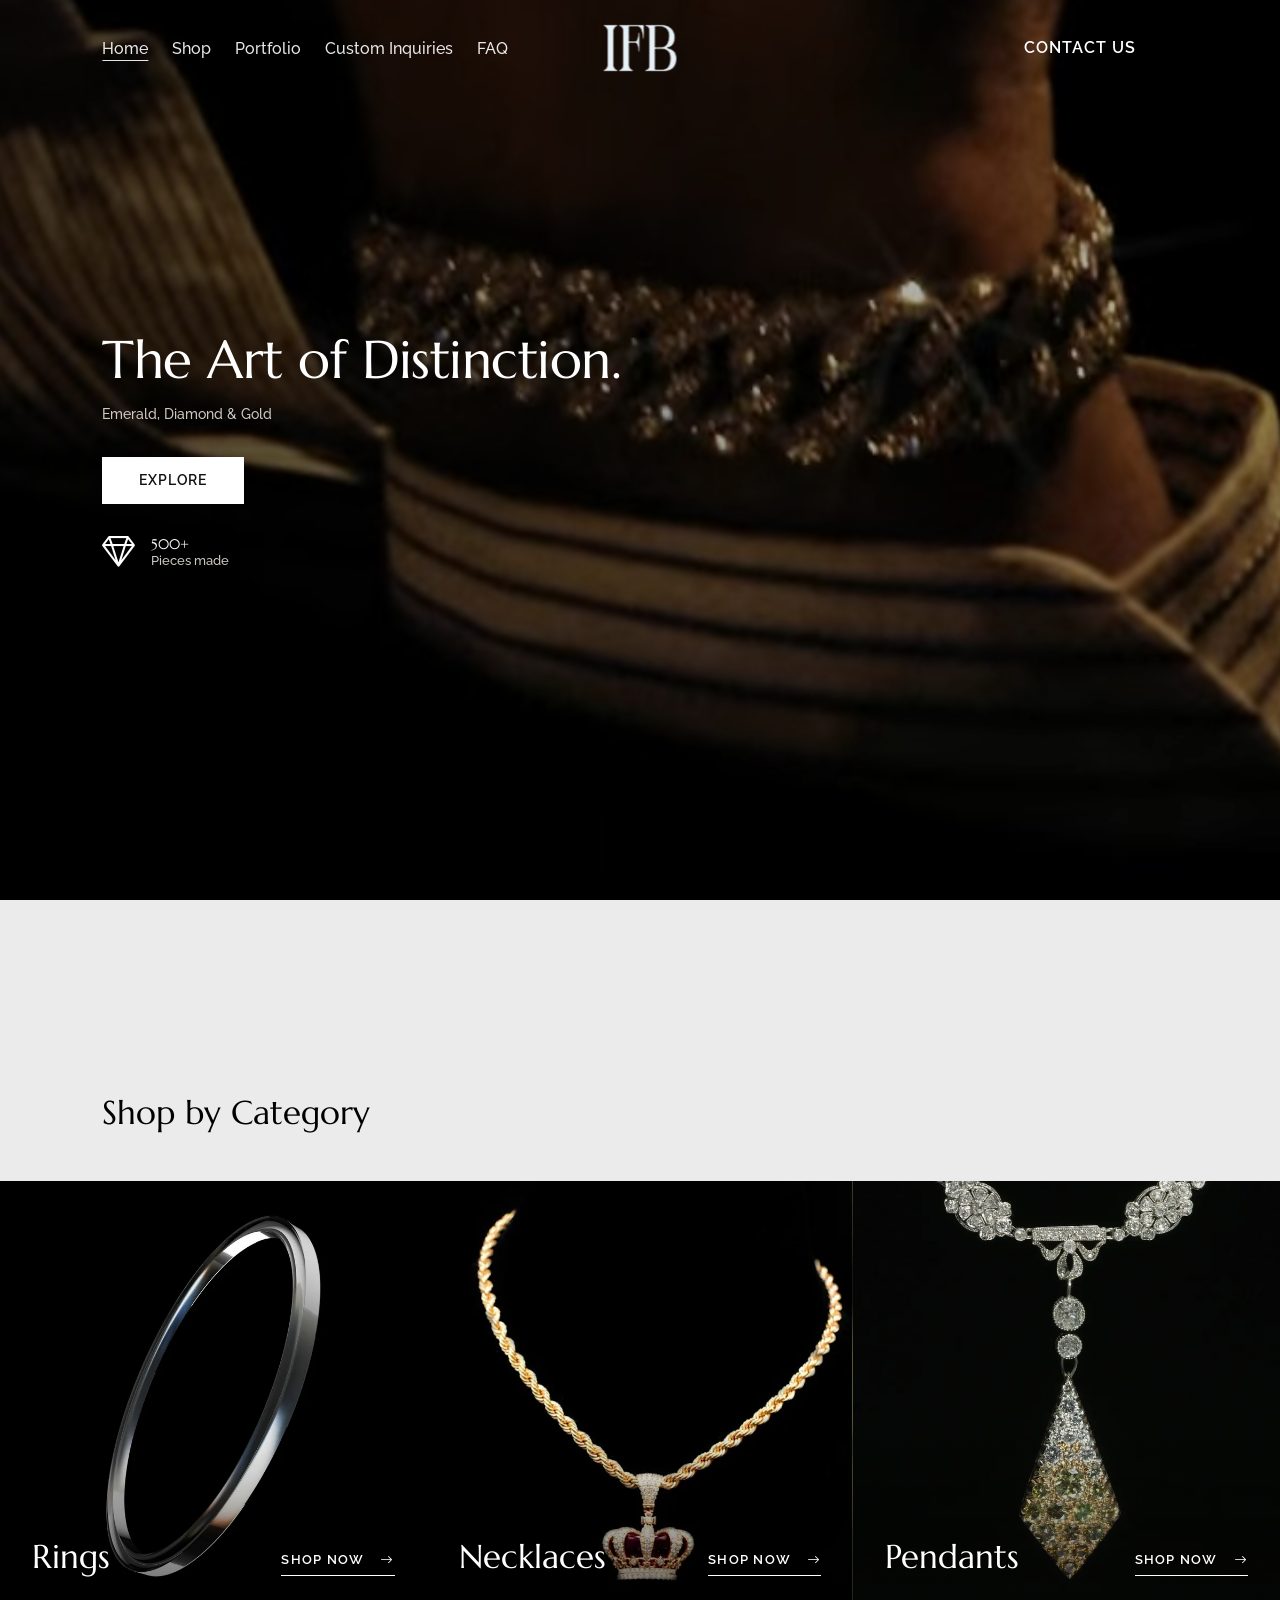
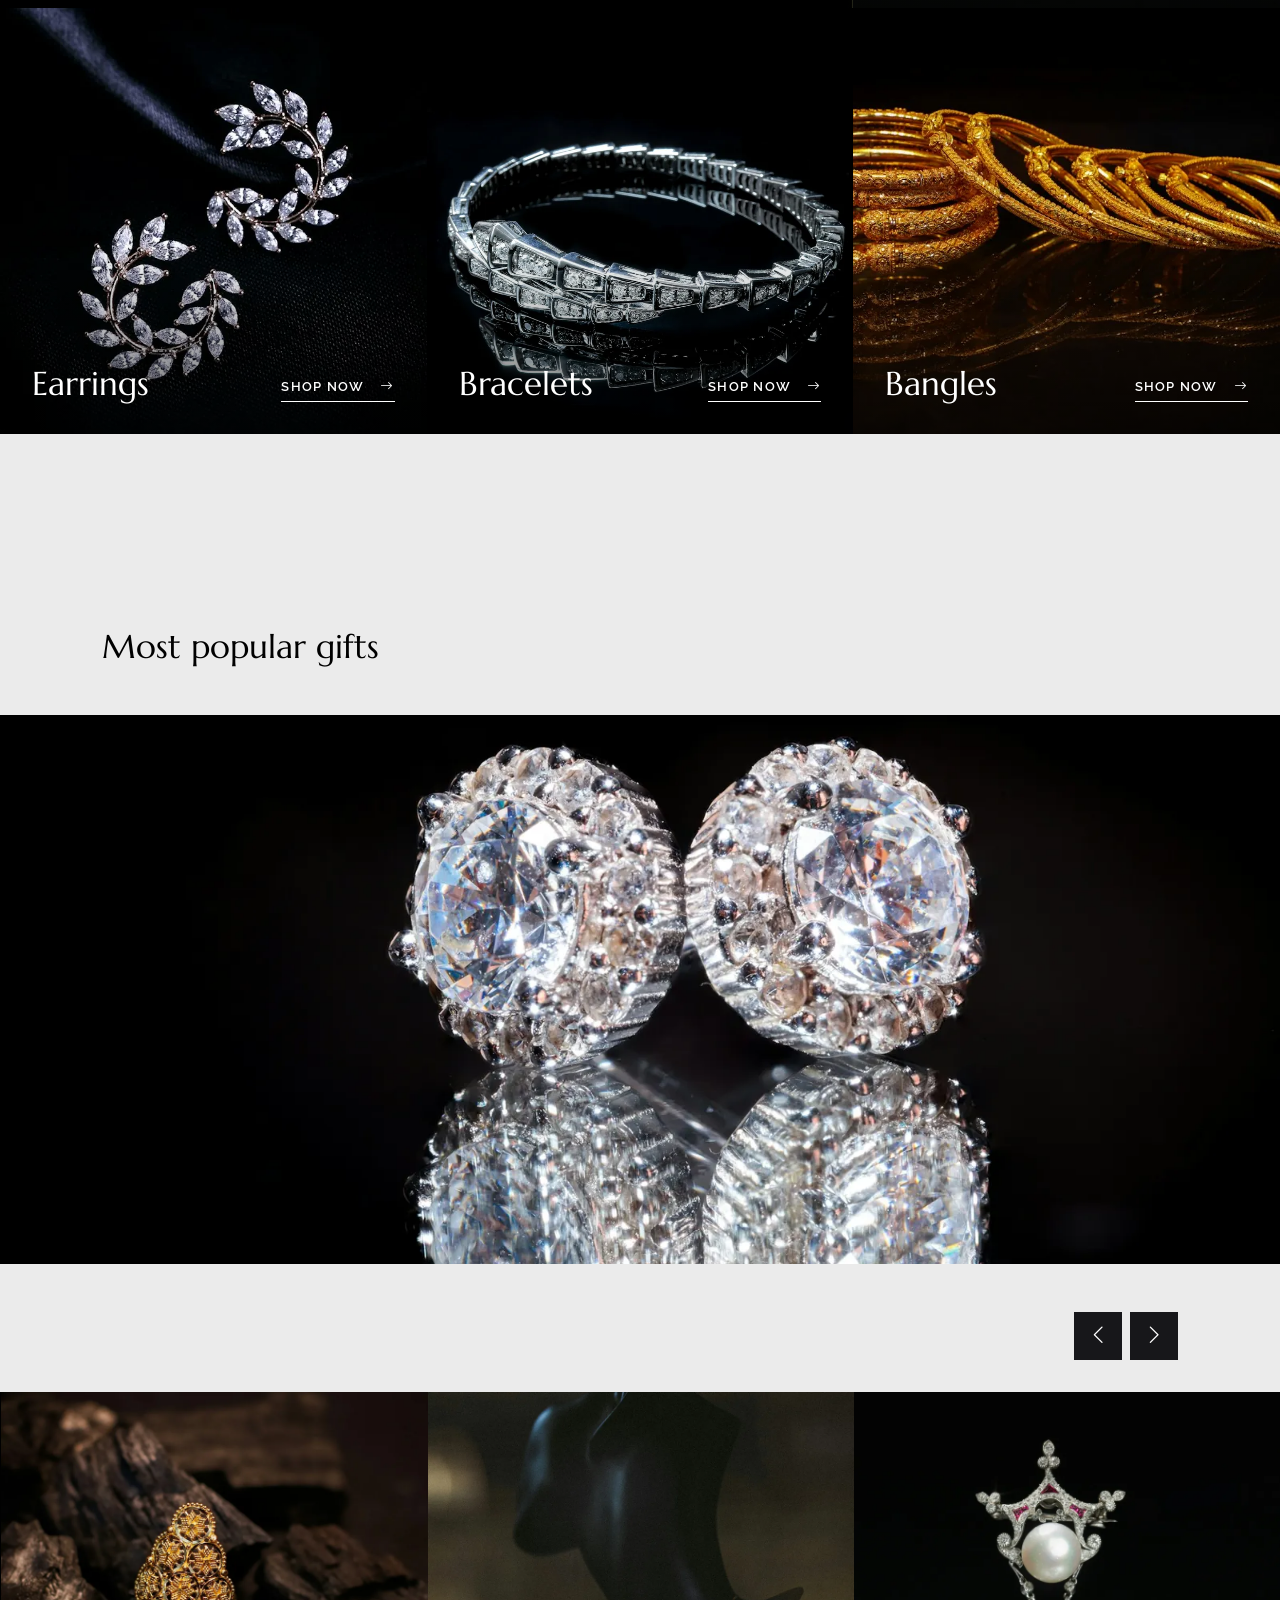
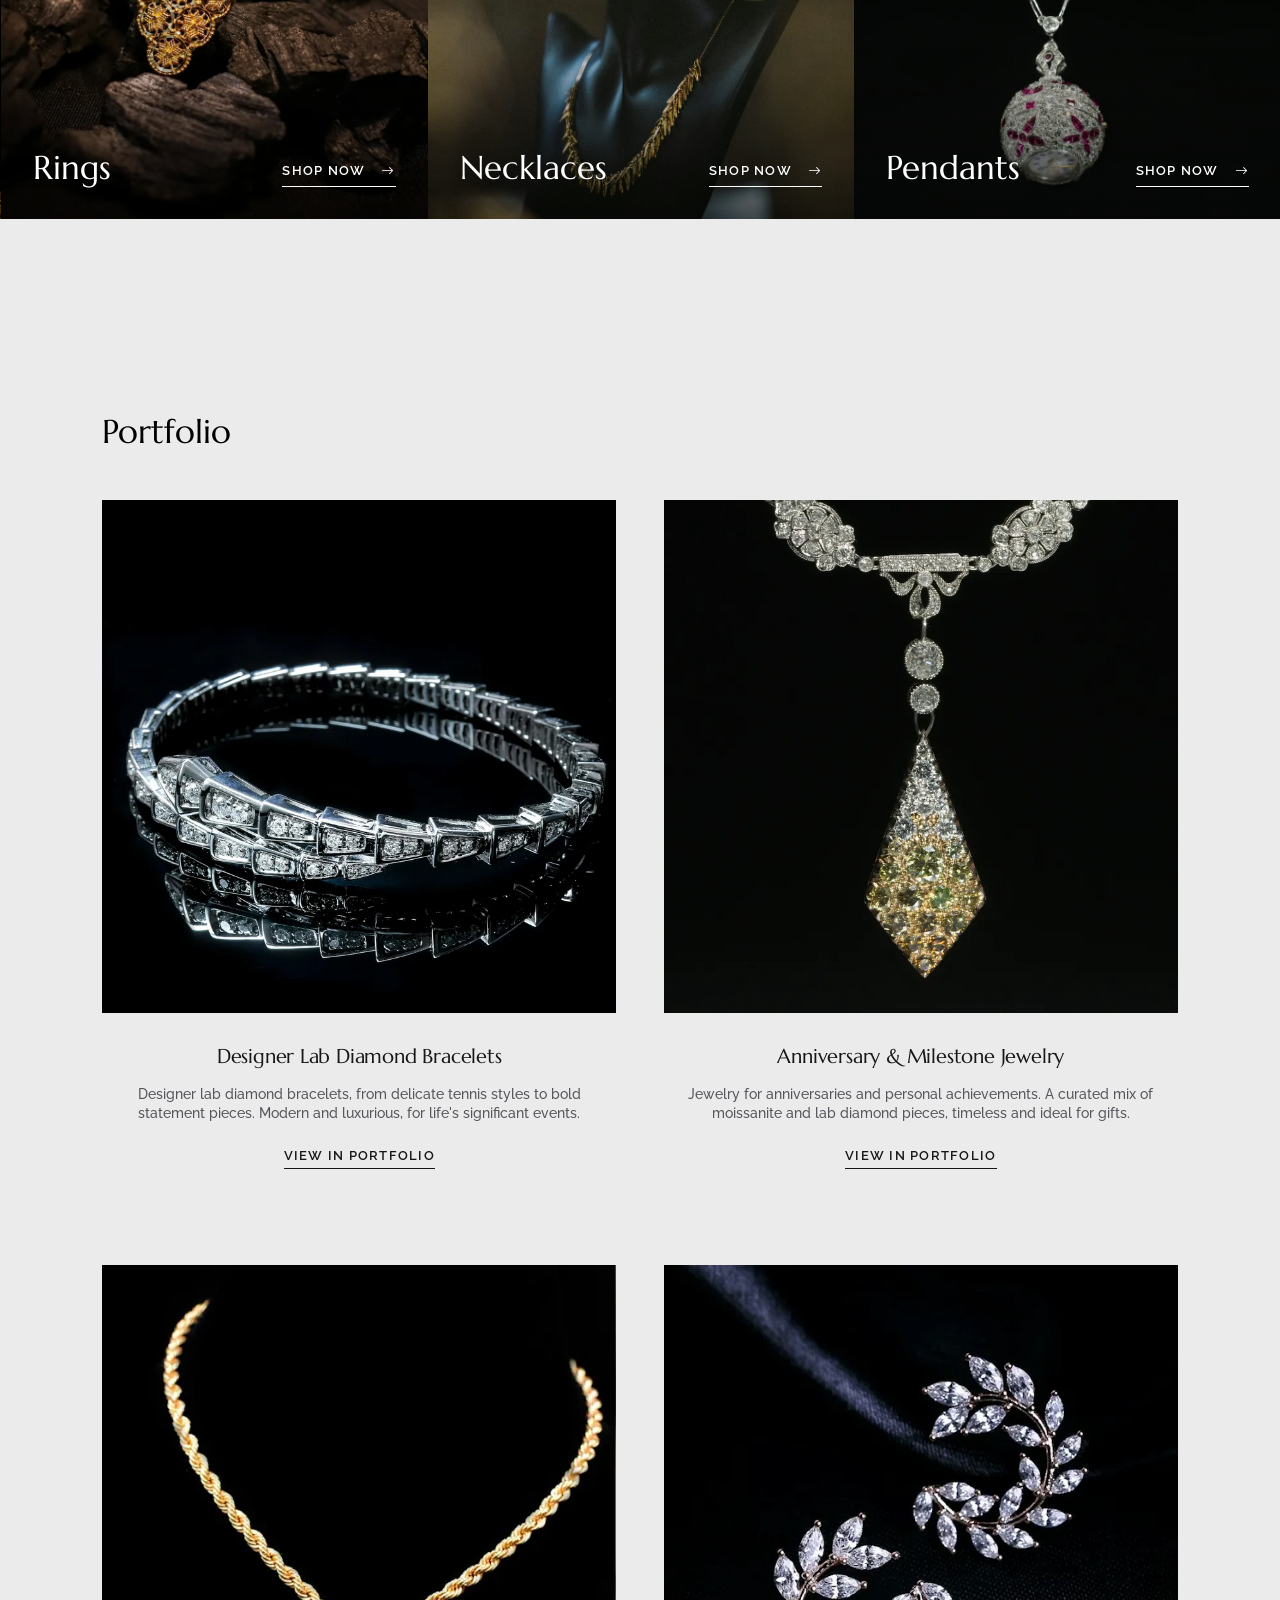
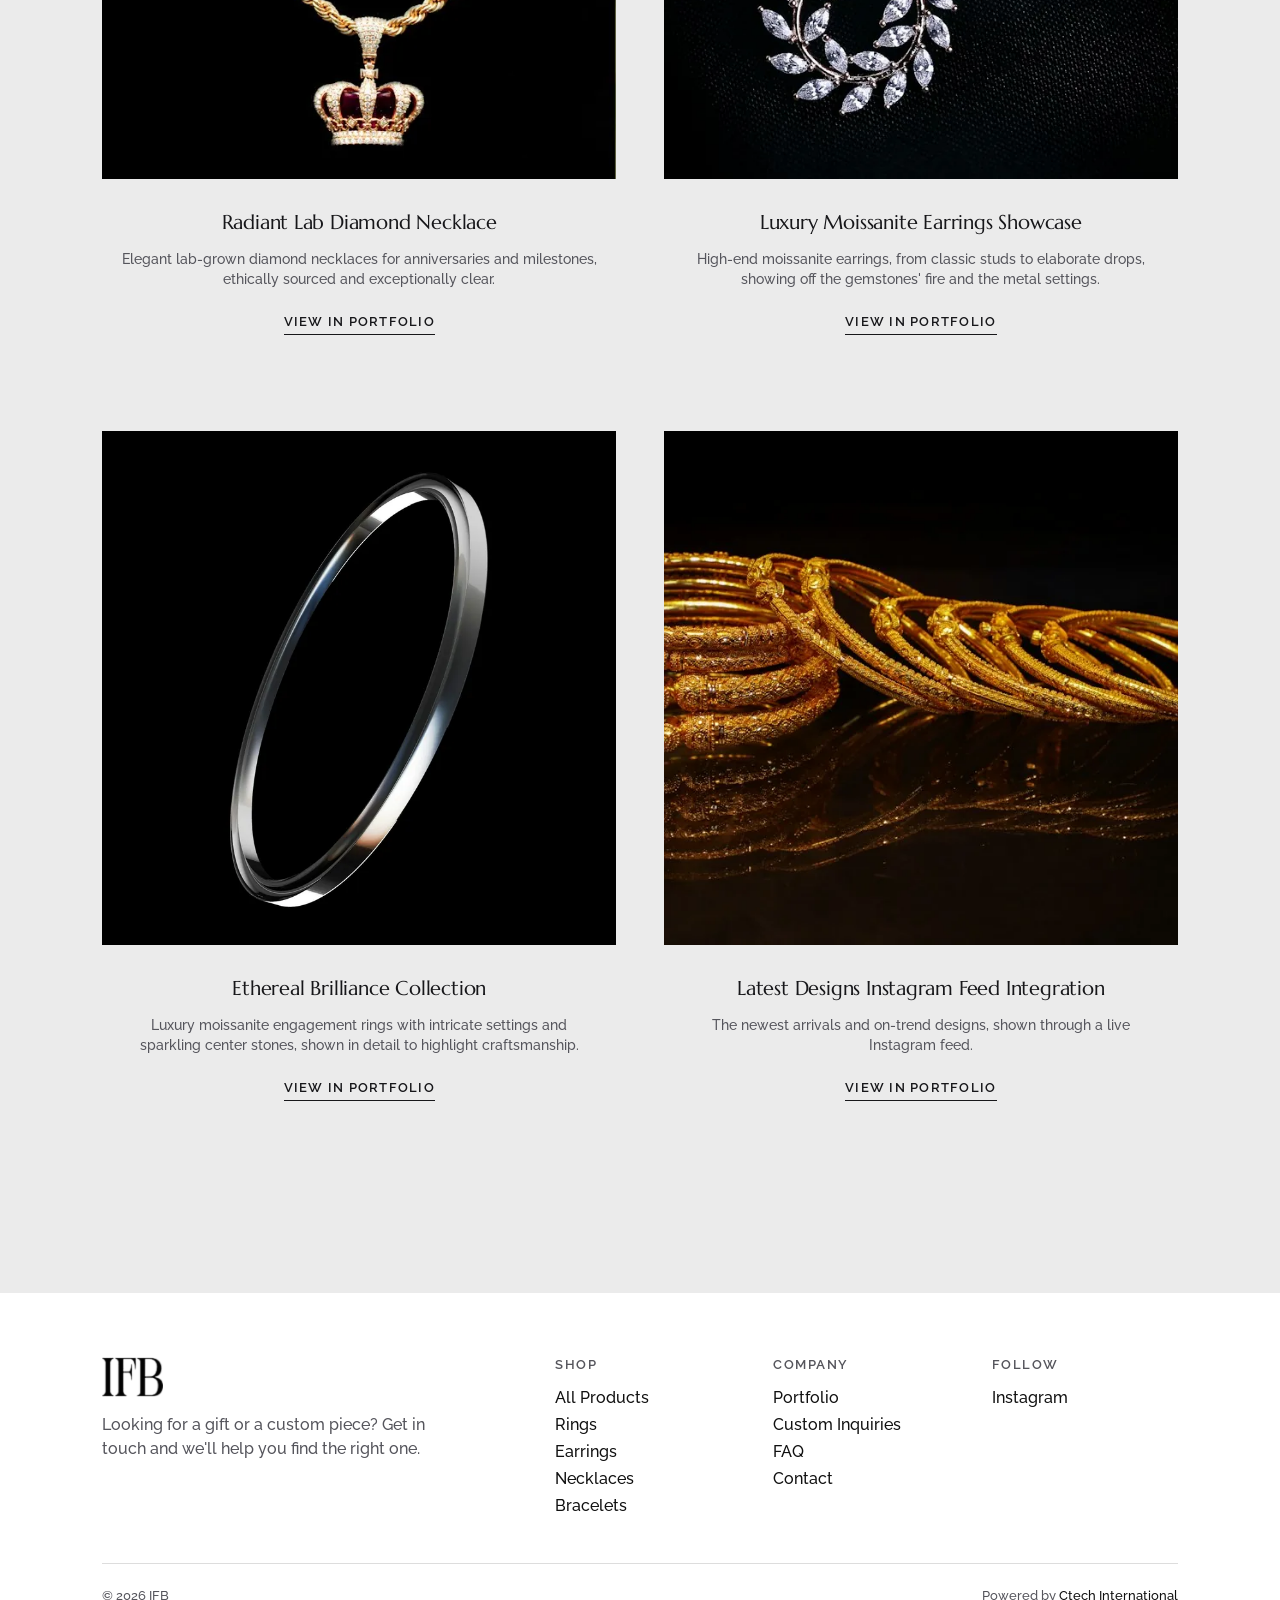
<file: index.html>
<!doctype html>
<html lang="en">
<head>
	<meta charset="utf-8">
	<meta name="viewport" content="width=device-width, initial-scale=1">
	<title>IFB | The Art of Distinction</title>
	<meta name="description" content="IFB makes jewelry in lab-grown diamond, moissanite and gold. Shop rings, necklaces, earrings and bracelets, or design a custom piece.">
	<link rel="canonical" href="https://heavystinger.github.io/ifb-website/">
	<meta name="theme-color" content="#ebebeb">
	<meta property="og:type" content="website">
	<meta property="og:site_name" content="IFB">
	<meta property="og:title" content="IFB | The Art of Distinction">
	<meta property="og:description" content="IFB makes jewelry in lab-grown diamond, moissanite and gold. Shop rings, necklaces, earrings and bracelets, or design a custom piece.">
	<meta property="og:url" content="https://heavystinger.github.io/ifb-website/">
	<meta property="og:image" content="https://heavystinger.github.io/ifb-website/images/hero-poster.webp">
	<meta property="og:image:alt" content="IFB jewelry">
	<meta name="twitter:card" content="summary_large_image">
	<link rel="icon" href="images/favicon.ico" sizes="any">
	<link rel="preconnect" href="https://fonts.googleapis.com">
	<link rel="preconnect" href="https://fonts.gstatic.com" crossorigin>
	<link rel="preconnect" href="https://cdn.jsdelivr.net" crossorigin>
	<link rel="preload" href="images/hero-poster.webp" as="image" fetchpriority="high">
	<link rel="stylesheet" href="https://fonts.googleapis.com/css2?family=Marcellus&family=Raleway:wght@500;600&display=swap">
	<link rel="stylesheet" href="https://cdn.jsdelivr.net/npm/bootstrap-icons@1.11.3/font/bootstrap-icons.min.css">
	<link rel="stylesheet" href="styles.css">
	<script src="script.js" defer></script>
	<script src="home.js" defer></script>
	<script type="application/ld+json">
	{
		"@context": "https://schema.org",
		"@type": "Organization",
		"name": "IFB",
		"url": "https://heavystinger.github.io/ifb-website/",
		"logo": "https://heavystinger.github.io/ifb-website/images/logo.webp",
		"sameAs": [
			"https://www.instagram.com/ifb.bz/"
		]
	}
	</script>
</head>
<body class="home">
	<a class="logo" href="./">
		<img src="images/logo.webp" alt="IFB" width="268" height="176">
	</a>

	<header class="site-header">
		<nav class="nav">
			<button class="nav__toggle" type="button" aria-expanded="false" aria-controls="nav-links">
				<i class="bi bi-list" aria-hidden="true"></i>
				<i class="bi bi-x-lg" aria-hidden="true"></i>
				<span class="sr-only">Menu</span>
			</button>
			<ul class="nav__links" id="nav-links">
				<li><a href="./" aria-current="page">Home</a></li>
				<li class="nav__item nav__item--menu">
					<a href="shop.html">Shop</a>
					<ul class="nav__submenu">
						<li><a href="shop.html">All Products</a></li>
						<li><a href="shop.html?category=rings">Rings</a></li>
						<li><a href="shop.html?category=earrings">Earrings</a></li>
						<li><a href="shop.html?category=necklaces">Necklaces</a></li>
						<li><a href="shop.html?category=bracelets">Bracelets</a></li>
					</ul>
				</li>
				<li><a href="portfolio.html">Portfolio</a></li>
				<li><a href="custom-inquiries.html">Custom Inquiries</a></li>
				<li><a href="faq.html">FAQ</a></li>
				<li class="nav__cta"><a class="btn btn--primary" href="contact.html">Contact Us</a></li>
			</ul>
		</nav>

		<div class="site-header__actions">
			<a class="btn btn--secondary" href="contact.html">Contact Us</a>
		</div>
	</header>

	<main>
		<section class="hero">
			<video class="hero__video" autoplay muted loop playsinline poster="images/hero-poster.webp" aria-hidden="true">
				<source src="videos/hero.webm" type="video/webm">
				<source src="videos/hero.mp4" type="video/mp4">
			</video>

			<div class="hero__content">
				<h1 class="hero__title">The Art of Distinction.</h1>
				<p class="hero__text">Emerald, Diamond &amp; Gold</p>
				<div class="hero__actions">
					<a class="btn btn--primary" href="shop.html">Explore</a>
				</div>
				<p class="trust">
					<i class="bi bi-gem" aria-hidden="true"></i>
					<span class="trust__text">
						<strong class="trust__number">500+</strong>
						<span class="trust__label">Pieces made</span>
					</span>
				</p>
			</div>
		</section>

		<section class="card-section">
			<h2 class="section-title card-section__title">Shop by Category</h2>
			<ul class="photo-grid">
				<li>
					<a class="photo-card" href="shop.html?category=rings">
						<img class="photo-card__image" src="images/home/rings.webp" alt="" width="800" height="800" loading="lazy" decoding="async">
						<div class="photo-card__body">
							<h3 class="photo-card__title">Rings</h3>
						</div>
						<span class="photo-card__action" aria-hidden="true">Shop Now <i class="bi bi-arrow-right"></i></span>
					</a>
				</li>
				<li>
					<a class="photo-card" href="shop.html?category=necklaces">
						<img class="photo-card__image" src="images/categories/necklaces.webp" alt="" width="600" height="600" loading="lazy" decoding="async">
						<div class="photo-card__body">
							<h3 class="photo-card__title">Necklaces</h3>
						</div>
						<span class="photo-card__action" aria-hidden="true">Shop Now <i class="bi bi-arrow-right"></i></span>
					</a>
				</li>
				<li>
					<a class="photo-card" href="shop.html?category=necklaces">
						<img class="photo-card__image" src="images/home/pendants.webp" alt="" width="800" height="800" loading="lazy" decoding="async">
						<div class="photo-card__body">
							<h3 class="photo-card__title">Pendants</h3>
						</div>
						<span class="photo-card__action" aria-hidden="true">Shop Now <i class="bi bi-arrow-right"></i></span>
					</a>
				</li>
				<li>
					<a class="photo-card" href="shop.html?category=earrings">
						<img class="photo-card__image" src="images/categories/earrings.webp" alt="" width="600" height="600" loading="lazy" decoding="async">
						<div class="photo-card__body">
							<h3 class="photo-card__title">Earrings</h3>
						</div>
						<span class="photo-card__action" aria-hidden="true">Shop Now <i class="bi bi-arrow-right"></i></span>
					</a>
				</li>
				<li>
					<a class="photo-card" href="shop.html?category=bracelets">
						<img class="photo-card__image" src="images/home/bracelets.webp" alt="" width="800" height="800" loading="lazy" decoding="async">
						<div class="photo-card__body">
							<h3 class="photo-card__title">Bracelets</h3>
						</div>
						<span class="photo-card__action" aria-hidden="true">Shop Now <i class="bi bi-arrow-right"></i></span>
					</a>
				</li>
				<li>
					<a class="photo-card" href="shop.html?category=bracelets">
						<img class="photo-card__image" src="images/categories/bangles.webp" alt="" width="600" height="600" loading="lazy" decoding="async">
						<div class="photo-card__body">
							<h3 class="photo-card__title">Bangles</h3>
						</div>
						<span class="photo-card__action" aria-hidden="true">Shop Now <i class="bi bi-arrow-right"></i></span>
					</a>
				</li>
			</ul>
		</section>

		<section class="card-section popular-gifts">
			<h2 class="section-title card-section__title">Most popular gifts</h2>
			<img class="popular-gifts__image" src="images/home/gifts.webp" alt="" width="1600" height="800" loading="lazy" decoding="async">
			<div class="carousel">
				<div class="carousel__controls">
					<button class="carousel-btn" type="button" data-step="-1">
						<i class="bi bi-chevron-left" aria-hidden="true"></i>
						<span class="sr-only">Previous categories</span>
					</button>
					<button class="carousel-btn" type="button" data-step="1">
						<i class="bi bi-chevron-right" aria-hidden="true"></i>
						<span class="sr-only">Next categories</span>
					</button>
				</div>
				<div class="carousel__track">
					<div class="carousel__slide">
						<a class="photo-card" href="shop.html?category=rings">
							<img class="photo-card__image" src="images/home/card-rings.webp" alt="" width="900" height="900" loading="lazy" decoding="async">
							<div class="photo-card__body">
								<h3 class="photo-card__title">Rings</h3>
							</div>
							<span class="photo-card__action" aria-hidden="true">Shop Now <i class="bi bi-arrow-right"></i></span>
						</a>
					</div>
					<div class="carousel__slide">
						<a class="photo-card" href="shop.html?category=necklaces">
							<img class="photo-card__image" src="images/home/card-necklaces.webp" alt="" width="900" height="900" loading="lazy" decoding="async">
							<div class="photo-card__body">
								<h3 class="photo-card__title">Necklaces</h3>
							</div>
							<span class="photo-card__action" aria-hidden="true">Shop Now <i class="bi bi-arrow-right"></i></span>
						</a>
					</div>
					<div class="carousel__slide">
						<a class="photo-card" href="shop.html?category=necklaces">
							<img class="photo-card__image" src="images/home/card-pendants.webp" alt="" width="900" height="900" loading="lazy" decoding="async">
							<div class="photo-card__body">
								<h3 class="photo-card__title">Pendants</h3>
							</div>
							<span class="photo-card__action" aria-hidden="true">Shop Now <i class="bi bi-arrow-right"></i></span>
						</a>
					</div>
					<div class="carousel__slide">
						<a class="photo-card" href="shop.html?category=earrings">
							<img class="photo-card__image" src="images/home/card-earrings.webp" alt="" width="900" height="900" loading="lazy" decoding="async">
							<div class="photo-card__body">
								<h3 class="photo-card__title">Earrings</h3>
							</div>
							<span class="photo-card__action" aria-hidden="true">Shop Now <i class="bi bi-arrow-right"></i></span>
						</a>
					</div>
					<div class="carousel__slide">
						<a class="photo-card" href="shop.html?category=bracelets">
							<img class="photo-card__image" src="images/home/card-bracelets.webp" alt="" width="900" height="900" loading="lazy" decoding="async">
							<div class="photo-card__body">
								<h3 class="photo-card__title">Bracelets</h3>
							</div>
							<span class="photo-card__action" aria-hidden="true">Shop Now <i class="bi bi-arrow-right"></i></span>
						</a>
					</div>
					<div class="carousel__slide">
						<a class="photo-card" href="shop.html?category=bracelets">
							<img class="photo-card__image" src="images/home/card-bangles.webp" alt="" width="900" height="900" loading="lazy" decoding="async">
							<div class="photo-card__body">
								<h3 class="photo-card__title">Bangles</h3>
							</div>
							<span class="photo-card__action" aria-hidden="true">Shop Now <i class="bi bi-arrow-right"></i></span>
						</a>
					</div>
				</div>
			</div>
		</section>

		<section class="portfolio">
			<h2 class="section-title">Portfolio</h2>
			<ul class="portfolio__list">
				<li>
					<a class="portfolio-item" href="portfolio.html#designer-lab-diamond-bracelets">
						<figure class="portfolio-item__media">
							<img class="portfolio-item__image" src="images/home/bracelets.webp" alt="" width="800" height="800" loading="lazy" decoding="async">
						</figure>
						<div class="portfolio-item__caption">
							<h3 class="portfolio-item__title">Designer Lab Diamond Bracelets</h3>
							<p class="portfolio-item__text">Designer lab diamond bracelets, from delicate tennis styles to bold statement pieces. Modern and luxurious, for life's significant events.</p>
							<span class="portfolio-item__link">View in portfolio</span>
						</div>
					</a>
				</li>
				<li>
					<a class="portfolio-item" href="portfolio.html#anniversary-milestone-jewelry">
						<figure class="portfolio-item__media">
							<img class="portfolio-item__image" src="images/home/pendants.webp" alt="" width="800" height="800" loading="lazy" decoding="async">
						</figure>
						<div class="portfolio-item__caption">
							<h3 class="portfolio-item__title">Anniversary &amp; Milestone Jewelry</h3>
							<p class="portfolio-item__text">Jewelry for anniversaries and personal achievements. A curated mix of moissanite and lab diamond pieces, timeless and ideal for gifts.</p>
							<span class="portfolio-item__link">View in portfolio</span>
						</div>
					</a>
				</li>
				<li>
					<a class="portfolio-item" href="portfolio.html#radiant-lab-diamond-necklace">
						<figure class="portfolio-item__media">
							<img class="portfolio-item__image" src="images/categories/necklaces.webp" alt="" width="600" height="600" loading="lazy" decoding="async">
						</figure>
						<div class="portfolio-item__caption">
							<h3 class="portfolio-item__title">Radiant Lab Diamond Necklace</h3>
							<p class="portfolio-item__text">Elegant lab-grown diamond necklaces for anniversaries and milestones, ethically sourced and exceptionally clear.</p>
							<span class="portfolio-item__link">View in portfolio</span>
						</div>
					</a>
				</li>
				<li>
					<a class="portfolio-item" href="portfolio.html#luxury-moissanite-earrings-showcase">
						<figure class="portfolio-item__media">
							<img class="portfolio-item__image" src="images/categories/earrings.webp" alt="" width="600" height="600" loading="lazy" decoding="async">
						</figure>
						<div class="portfolio-item__caption">
							<h3 class="portfolio-item__title">Luxury Moissanite Earrings Showcase</h3>
							<p class="portfolio-item__text">High-end moissanite earrings, from classic studs to elaborate drops, showing off the gemstones' fire and the metal settings.</p>
							<span class="portfolio-item__link">View in portfolio</span>
						</div>
					</a>
				</li>
				<li>
					<a class="portfolio-item" href="portfolio.html#ethereal-brilliance-collection">
						<figure class="portfolio-item__media">
							<img class="portfolio-item__image" src="images/home/rings.webp" alt="" width="800" height="800" loading="lazy" decoding="async">
						</figure>
						<div class="portfolio-item__caption">
							<h3 class="portfolio-item__title">Ethereal Brilliance Collection</h3>
							<p class="portfolio-item__text">Luxury moissanite engagement rings with intricate settings and sparkling center stones, shown in detail to highlight craftsmanship.</p>
							<span class="portfolio-item__link">View in portfolio</span>
						</div>
					</a>
				</li>
				<li>
					<a class="portfolio-item" href="portfolio.html#latest-designs-instagram-feed-integration">
						<figure class="portfolio-item__media">
							<img class="portfolio-item__image" src="images/categories/bangles.webp" alt="" width="600" height="600" loading="lazy" decoding="async">
						</figure>
						<div class="portfolio-item__caption">
							<h3 class="portfolio-item__title">Latest Designs Instagram Feed Integration</h3>
							<p class="portfolio-item__text">The newest arrivals and on-trend designs, shown through a live Instagram feed.</p>
							<span class="portfolio-item__link">View in portfolio</span>
						</div>
					</a>
				</li>
			</ul>
		</section>
	</main>
	<footer class="site-footer">
		<div class="site-footer__brand">
			<a class="site-footer__logo" href="./">
				<img src="images/logo.webp" alt="IFB" width="268" height="176">
			</a>
			<p class="site-footer__intro">Looking for a gift or a custom piece? Get in touch and we'll help you find the right one.</p>
		</div>

		<nav class="site-footer__nav" aria-label="Footer">
			<div>
				<h2 class="site-footer__heading">Shop</h2>
				<ul>
					<li><a href="shop.html">All Products</a></li>
					<li><a href="shop.html?category=rings">Rings</a></li>
					<li><a href="shop.html?category=earrings">Earrings</a></li>
					<li><a href="shop.html?category=necklaces">Necklaces</a></li>
					<li><a href="shop.html?category=bracelets">Bracelets</a></li>
				</ul>
			</div>
			<div>
				<h2 class="site-footer__heading">Company</h2>
				<ul>
					<li><a href="portfolio.html">Portfolio</a></li>
					<li><a href="custom-inquiries.html">Custom Inquiries</a></li>
					<li><a href="faq.html">FAQ</a></li>
					<li><a href="contact.html">Contact</a></li>
				</ul>
			</div>
			<div>
				<h2 class="site-footer__heading">Follow</h2>
				<ul>
					<li><a href="https://www.instagram.com/ifb.bz/" target="_blank" rel="noopener">Instagram</a></li>
				</ul>
			</div>
		</nav>

		<p class="site-footer__bottom">
			<span>&copy; 2026 IFB</span>
			<span>Powered by <a href="https://ctechintl.com" target="_blank" rel="noopener">Ctech International</a></span>
		</p>
	</footer>
</body>
</html>
</file>
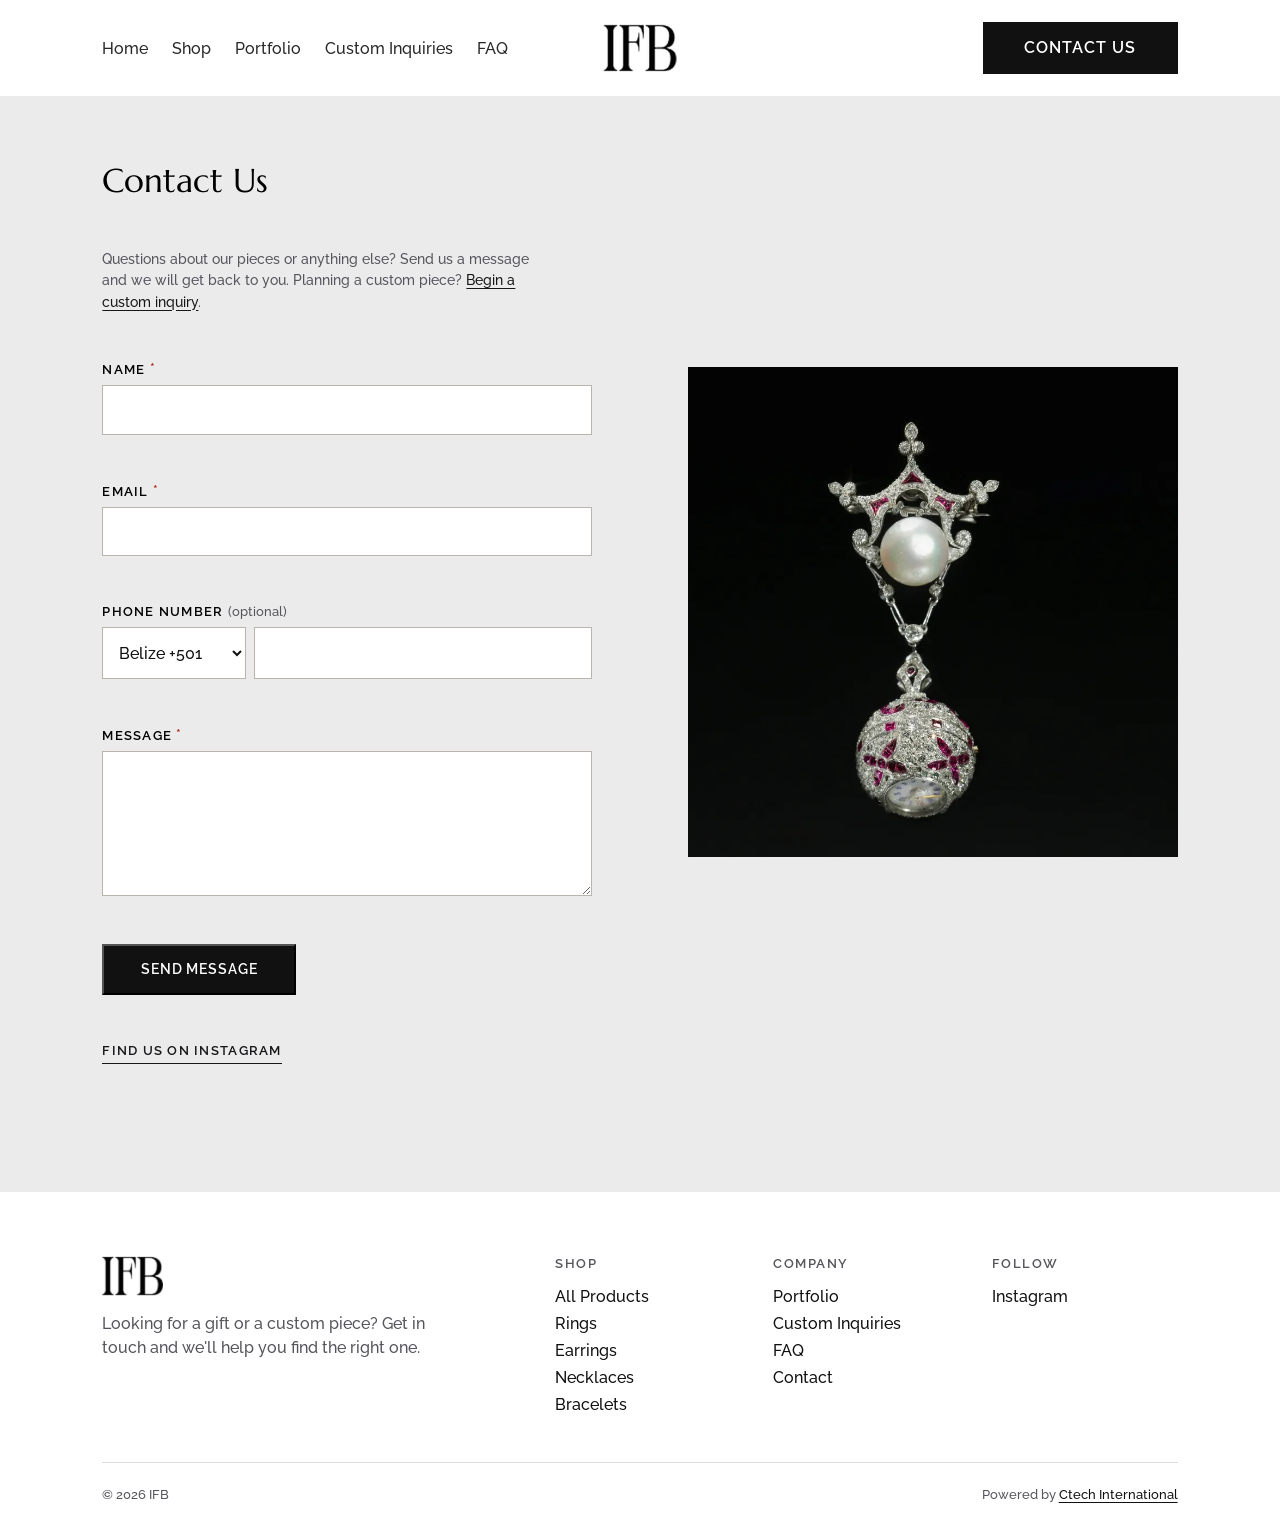
<file: contact.html>
<!doctype html>
<html lang="en">
<head>
	<meta charset="utf-8">
	<meta name="viewport" content="width=device-width, initial-scale=1">
	<title>Contact | IFB</title>
	<meta name="description" content="Contact IFB with questions about our jewelry. Send us a message and we will get back to you.">
	<link rel="canonical" href="https://heavystinger.github.io/ifb-website/contact.html">
	<meta name="theme-color" content="#ebebeb">
	<meta property="og:type" content="website">
	<meta property="og:site_name" content="IFB">
	<meta property="og:title" content="Contact | IFB">
	<meta property="og:description" content="Contact IFB with questions about our jewelry. Send us a message and we will get back to you.">
	<meta property="og:url" content="https://heavystinger.github.io/ifb-website/contact.html">
	<meta property="og:image" content="https://heavystinger.github.io/ifb-website/images/hero-poster.webp">
	<meta property="og:image:alt" content="IFB jewelry">
	<meta name="twitter:card" content="summary_large_image">
	<link rel="icon" href="images/favicon.ico" sizes="any">
	<link rel="preconnect" href="https://fonts.googleapis.com">
	<link rel="preconnect" href="https://fonts.gstatic.com" crossorigin>
	<link rel="preconnect" href="https://cdn.jsdelivr.net" crossorigin>
	<link rel="stylesheet" href="https://fonts.googleapis.com/css2?family=Marcellus&family=Raleway:wght@500;600&display=swap">
	<link rel="stylesheet" href="https://cdn.jsdelivr.net/npm/bootstrap-icons@1.11.3/font/bootstrap-icons.min.css">
	<link rel="stylesheet" href="styles.css">
	<script src="script.js" defer></script>
	<script src="form.js" defer></script>
</head>
<body>
	<a class="logo" href="./">
		<img src="images/logo.webp" alt="IFB" width="268" height="176">
	</a>

	<header class="site-header" data-solid>
		<nav class="nav">
			<button class="nav__toggle" type="button" aria-expanded="false" aria-controls="nav-links">
				<i class="bi bi-list" aria-hidden="true"></i>
				<i class="bi bi-x-lg" aria-hidden="true"></i>
				<span class="sr-only">Menu</span>
			</button>
			<ul class="nav__links" id="nav-links">
				<li><a href="./">Home</a></li>
				<li class="nav__item nav__item--menu">
					<a href="shop.html">Shop</a>
					<ul class="nav__submenu">
						<li><a href="shop.html">All Products</a></li>
						<li><a href="shop.html?category=rings">Rings</a></li>
						<li><a href="shop.html?category=earrings">Earrings</a></li>
						<li><a href="shop.html?category=necklaces">Necklaces</a></li>
						<li><a href="shop.html?category=bracelets">Bracelets</a></li>
					</ul>
				</li>
				<li><a href="portfolio.html">Portfolio</a></li>
				<li><a href="custom-inquiries.html">Custom Inquiries</a></li>
				<li><a href="faq.html">FAQ</a></li>
				<li class="nav__cta"><a class="btn btn--primary" href="contact.html">Contact Us</a></li>
			</ul>
		</nav>

		<div class="site-header__actions">
			<a class="btn btn--secondary" href="contact.html">Contact Us</a>
		</div>
	</header>

	<main class="page page--compact">
		<section class="consult">
			<div class="consult__body">
				<h1 class="section-title" id="contact-title">Contact Us</h1>
				<p class="consult__text">Questions about our pieces or anything else? Send us a message and we will get back to you. Planning a custom piece? <a href="custom-inquiries.html">Begin a custom inquiry</a>.</p>

				<div class="inquiry__panel">
					<form class="form" aria-labelledby="contact-title" novalidate>
						<p class="form__status" role="alert" hidden>We could not send your message. Please check your connection and try again.</p>

						<div class="field">
							<label class="field__label" for="contact-name">Name <span class="field__required" aria-hidden="true">*</span></label>
							<input class="field__control" id="contact-name" name="name" type="text" autocomplete="name" required minlength="2" maxlength="80" pattern="\D+">
							<p class="field__error"><span id="contact-name-error"></span></p>
						</div>

						<div class="field">
							<label class="field__label" for="contact-email">Email <span class="field__required" aria-hidden="true">*</span></label>
							<input class="field__control" id="contact-email" name="email" type="email" autocomplete="email" required maxlength="120" pattern="[^@\s]+@[^@\s]+\.[^@\s]{2,}">
							<p class="field__error"><span id="contact-email-error"></span></p>
						</div>

						<div class="field">
							<label class="field__label" for="contact-phone">Phone number <span class="field__optional">(optional)</span></label>
						<div class="field__phone">
							<select class="field__select" name="phoneCountry" aria-label="Country code" autocomplete="tel-country-code">
								<option value="+93">Afghanistan +93</option>
								<option value="+355">Albania +355</option>
								<option value="+213">Algeria +213</option>
								<option value="+376">Andorra +376</option>
								<option value="+244">Angola +244</option>
								<option value="+1268">Antigua and Barbuda +1268</option>
								<option value="+54">Argentina +54</option>
								<option value="+374">Armenia +374</option>
								<option value="+297">Aruba +297</option>
								<option value="+61">Australia +61</option>
								<option value="+43">Austria +43</option>
								<option value="+994">Azerbaijan +994</option>
								<option value="+1242">Bahamas +1242</option>
								<option value="+973">Bahrain +973</option>
								<option value="+880">Bangladesh +880</option>
								<option value="+1246">Barbados +1246</option>
								<option value="+375">Belarus +375</option>
								<option value="+32">Belgium +32</option>
								<option value="+501" selected>Belize +501</option>
								<option value="+229">Benin +229</option>
								<option value="+1441">Bermuda +1441</option>
								<option value="+975">Bhutan +975</option>
								<option value="+591">Bolivia +591</option>
								<option value="+387">Bosnia and Herzegovina +387</option>
								<option value="+267">Botswana +267</option>
								<option value="+55">Brazil +55</option>
								<option value="+673">Brunei +673</option>
								<option value="+359">Bulgaria +359</option>
								<option value="+226">Burkina Faso +226</option>
								<option value="+257">Burundi +257</option>
								<option value="+855">Cambodia +855</option>
								<option value="+237">Cameroon +237</option>
								<option value="+1">Canada +1</option>
								<option value="+238">Cape Verde +238</option>
								<option value="+1345">Cayman Islands +1345</option>
								<option value="+236">Central African Republic +236</option>
								<option value="+235">Chad +235</option>
								<option value="+56">Chile +56</option>
								<option value="+86">China +86</option>
								<option value="+57">Colombia +57</option>
								<option value="+269">Comoros +269</option>
								<option value="+242">Congo (Brazzaville) +242</option>
								<option value="+243">Congo (Kinshasa) +243</option>
								<option value="+506">Costa Rica +506</option>
								<option value="+225">Côte d'Ivoire +225</option>
								<option value="+385">Croatia +385</option>
								<option value="+53">Cuba +53</option>
								<option value="+599">Curaçao +599</option>
								<option value="+357">Cyprus +357</option>
								<option value="+420">Czechia +420</option>
								<option value="+45">Denmark +45</option>
								<option value="+253">Djibouti +253</option>
								<option value="+1767">Dominica +1767</option>
								<option value="+1809">Dominican Republic +1809</option>
								<option value="+593">Ecuador +593</option>
								<option value="+20">Egypt +20</option>
								<option value="+503">El Salvador +503</option>
								<option value="+240">Equatorial Guinea +240</option>
								<option value="+291">Eritrea +291</option>
								<option value="+372">Estonia +372</option>
								<option value="+268">Eswatini +268</option>
								<option value="+251">Ethiopia +251</option>
								<option value="+679">Fiji +679</option>
								<option value="+358">Finland +358</option>
								<option value="+33">France +33</option>
								<option value="+594">French Guiana +594</option>
								<option value="+689">French Polynesia +689</option>
								<option value="+241">Gabon +241</option>
								<option value="+220">Gambia +220</option>
								<option value="+995">Georgia +995</option>
								<option value="+49">Germany +49</option>
								<option value="+233">Ghana +233</option>
								<option value="+350">Gibraltar +350</option>
								<option value="+30">Greece +30</option>
								<option value="+299">Greenland +299</option>
								<option value="+1473">Grenada +1473</option>
								<option value="+590">Guadeloupe +590</option>
								<option value="+1671">Guam +1671</option>
								<option value="+502">Guatemala +502</option>
								<option value="+224">Guinea +224</option>
								<option value="+245">Guinea-Bissau +245</option>
								<option value="+592">Guyana +592</option>
								<option value="+509">Haiti +509</option>
								<option value="+504">Honduras +504</option>
								<option value="+852">Hong Kong +852</option>
								<option value="+36">Hungary +36</option>
								<option value="+354">Iceland +354</option>
								<option value="+91">India +91</option>
								<option value="+62">Indonesia +62</option>
								<option value="+98">Iran +98</option>
								<option value="+964">Iraq +964</option>
								<option value="+353">Ireland +353</option>
								<option value="+972">Israel +972</option>
								<option value="+39">Italy +39</option>
								<option value="+1876">Jamaica +1876</option>
								<option value="+81">Japan +81</option>
								<option value="+962">Jordan +962</option>
								<option value="+7">Kazakhstan +7</option>
								<option value="+254">Kenya +254</option>
								<option value="+686">Kiribati +686</option>
								<option value="+383">Kosovo +383</option>
								<option value="+965">Kuwait +965</option>
								<option value="+996">Kyrgyzstan +996</option>
								<option value="+856">Laos +856</option>
								<option value="+371">Latvia +371</option>
								<option value="+961">Lebanon +961</option>
								<option value="+266">Lesotho +266</option>
								<option value="+231">Liberia +231</option>
								<option value="+218">Libya +218</option>
								<option value="+423">Liechtenstein +423</option>
								<option value="+370">Lithuania +370</option>
								<option value="+352">Luxembourg +352</option>
								<option value="+853">Macau +853</option>
								<option value="+261">Madagascar +261</option>
								<option value="+265">Malawi +265</option>
								<option value="+60">Malaysia +60</option>
								<option value="+960">Maldives +960</option>
								<option value="+223">Mali +223</option>
								<option value="+356">Malta +356</option>
								<option value="+596">Martinique +596</option>
								<option value="+222">Mauritania +222</option>
								<option value="+230">Mauritius +230</option>
								<option value="+52">Mexico +52</option>
								<option value="+373">Moldova +373</option>
								<option value="+377">Monaco +377</option>
								<option value="+976">Mongolia +976</option>
								<option value="+382">Montenegro +382</option>
								<option value="+1664">Montserrat +1664</option>
								<option value="+212">Morocco +212</option>
								<option value="+258">Mozambique +258</option>
								<option value="+95">Myanmar +95</option>
								<option value="+264">Namibia +264</option>
								<option value="+977">Nepal +977</option>
								<option value="+31">Netherlands +31</option>
								<option value="+687">New Caledonia +687</option>
								<option value="+64">New Zealand +64</option>
								<option value="+505">Nicaragua +505</option>
								<option value="+227">Niger +227</option>
								<option value="+234">Nigeria +234</option>
								<option value="+389">North Macedonia +389</option>
								<option value="+47">Norway +47</option>
								<option value="+968">Oman +968</option>
								<option value="+92">Pakistan +92</option>
								<option value="+970">Palestine +970</option>
								<option value="+507">Panama +507</option>
								<option value="+675">Papua New Guinea +675</option>
								<option value="+595">Paraguay +595</option>
								<option value="+51">Peru +51</option>
								<option value="+63">Philippines +63</option>
								<option value="+48">Poland +48</option>
								<option value="+351">Portugal +351</option>
								<option value="+1787">Puerto Rico +1787</option>
								<option value="+974">Qatar +974</option>
								<option value="+262">Réunion +262</option>
								<option value="+40">Romania +40</option>
								<option value="+7">Russia +7</option>
								<option value="+250">Rwanda +250</option>
								<option value="+1869">Saint Kitts and Nevis +1869</option>
								<option value="+1758">Saint Lucia +1758</option>
								<option value="+1784">Saint Vincent and the Grenadines +1784</option>
								<option value="+685">Samoa +685</option>
								<option value="+378">San Marino +378</option>
								<option value="+239">São Tomé and Príncipe +239</option>
								<option value="+966">Saudi Arabia +966</option>
								<option value="+221">Senegal +221</option>
								<option value="+381">Serbia +381</option>
								<option value="+248">Seychelles +248</option>
								<option value="+232">Sierra Leone +232</option>
								<option value="+65">Singapore +65</option>
								<option value="+421">Slovakia +421</option>
								<option value="+386">Slovenia +386</option>
								<option value="+677">Solomon Islands +677</option>
								<option value="+252">Somalia +252</option>
								<option value="+27">South Africa +27</option>
								<option value="+82">South Korea +82</option>
								<option value="+211">South Sudan +211</option>
								<option value="+34">Spain +34</option>
								<option value="+94">Sri Lanka +94</option>
								<option value="+249">Sudan +249</option>
								<option value="+597">Suriname +597</option>
								<option value="+46">Sweden +46</option>
								<option value="+41">Switzerland +41</option>
								<option value="+963">Syria +963</option>
								<option value="+886">Taiwan +886</option>
								<option value="+992">Tajikistan +992</option>
								<option value="+255">Tanzania +255</option>
								<option value="+66">Thailand +66</option>
								<option value="+670">Timor-Leste +670</option>
								<option value="+228">Togo +228</option>
								<option value="+676">Tonga +676</option>
								<option value="+1868">Trinidad and Tobago +1868</option>
								<option value="+216">Tunisia +216</option>
								<option value="+90">Turkey +90</option>
								<option value="+993">Turkmenistan +993</option>
								<option value="+1649">Turks and Caicos Islands +1649</option>
								<option value="+256">Uganda +256</option>
								<option value="+380">Ukraine +380</option>
								<option value="+971">United Arab Emirates +971</option>
								<option value="+44">United Kingdom +44</option>
								<option value="+1">United States +1</option>
								<option value="+598">Uruguay +598</option>
								<option value="+998">Uzbekistan +998</option>
								<option value="+678">Vanuatu +678</option>
								<option value="+379">Vatican City +379</option>
								<option value="+58">Venezuela +58</option>
								<option value="+84">Vietnam +84</option>
								<option value="+1284">Virgin Islands (British) +1284</option>
								<option value="+1340">Virgin Islands (U.S.) +1340</option>
								<option value="+967">Yemen +967</option>
								<option value="+260">Zambia +260</option>
								<option value="+263">Zimbabwe +263</option>
							</select>
							<input class="field__control" id="contact-phone" name="phone" type="tel" autocomplete="tel-national" inputmode="tel" maxlength="20" pattern="(?:[\s\(\)\.\-]*\d){4,14}[\s\(\)\.\-]*">
						</div>
							<p class="field__error"><span id="contact-phone-error"></span></p>
						</div>

						<div class="field">
							<label class="field__label" for="contact-message">Message <span class="field__required" aria-hidden="true">*</span></label>
							<textarea class="field__control" id="contact-message" name="message" rows="6" required minlength="10" maxlength="1000"></textarea>
							<p class="field__error"><span id="contact-message-error"></span></p>
						</div>

						<button class="btn btn--dark form__submit" type="submit">
							<span class="btn__label">Send message</span>
							<span class="btn__spinner" aria-hidden="true"></span>
						</button>
					</form>

					<div class="inquiry__success" tabindex="-1" hidden>
						<i class="bi bi-check-lg inquiry__tick" aria-hidden="true"></i>
						<h3 class="inquiry__success-title"></h3>
						<p class="consult__text">Your message has been sent. We will be in touch soon.</p>
					</div>
				</div>

				<a class="text-link" href="https://www.instagram.com/ifb.bz/" target="_blank" rel="noopener">Find us on Instagram</a>
			</div>
			<figure class="consult__media">
				<img class="consult__image" src="images/home/card-pendants.webp" alt="" width="900" height="900">
			</figure>
		</section>
	</main>

	<footer class="site-footer">
		<div class="site-footer__brand">
			<a class="site-footer__logo" href="./">
				<img src="images/logo.webp" alt="IFB" width="268" height="176">
			</a>
			<p class="site-footer__intro">Looking for a gift or a custom piece? Get in touch and we'll help you find the right one.</p>
		</div>

		<nav class="site-footer__nav" aria-label="Footer">
			<div>
				<h2 class="site-footer__heading">Shop</h2>
				<ul>
					<li><a href="shop.html">All Products</a></li>
					<li><a href="shop.html?category=rings">Rings</a></li>
					<li><a href="shop.html?category=earrings">Earrings</a></li>
					<li><a href="shop.html?category=necklaces">Necklaces</a></li>
					<li><a href="shop.html?category=bracelets">Bracelets</a></li>
				</ul>
			</div>
			<div>
				<h2 class="site-footer__heading">Company</h2>
				<ul>
					<li><a href="portfolio.html">Portfolio</a></li>
					<li><a href="custom-inquiries.html">Custom Inquiries</a></li>
					<li><a href="faq.html">FAQ</a></li>
					<li><a href="contact.html">Contact</a></li>
				</ul>
			</div>
			<div>
				<h2 class="site-footer__heading">Follow</h2>
				<ul>
					<li><a href="https://www.instagram.com/ifb.bz/" target="_blank" rel="noopener">Instagram</a></li>
				</ul>
			</div>
		</nav>

		<p class="site-footer__bottom">
			<span>&copy; 2026 IFB</span>
			<span>Powered by <a href="https://ctechintl.com" target="_blank" rel="noopener">Ctech International</a></span>
		</p>
	</footer>
</body>
</html>
</file>
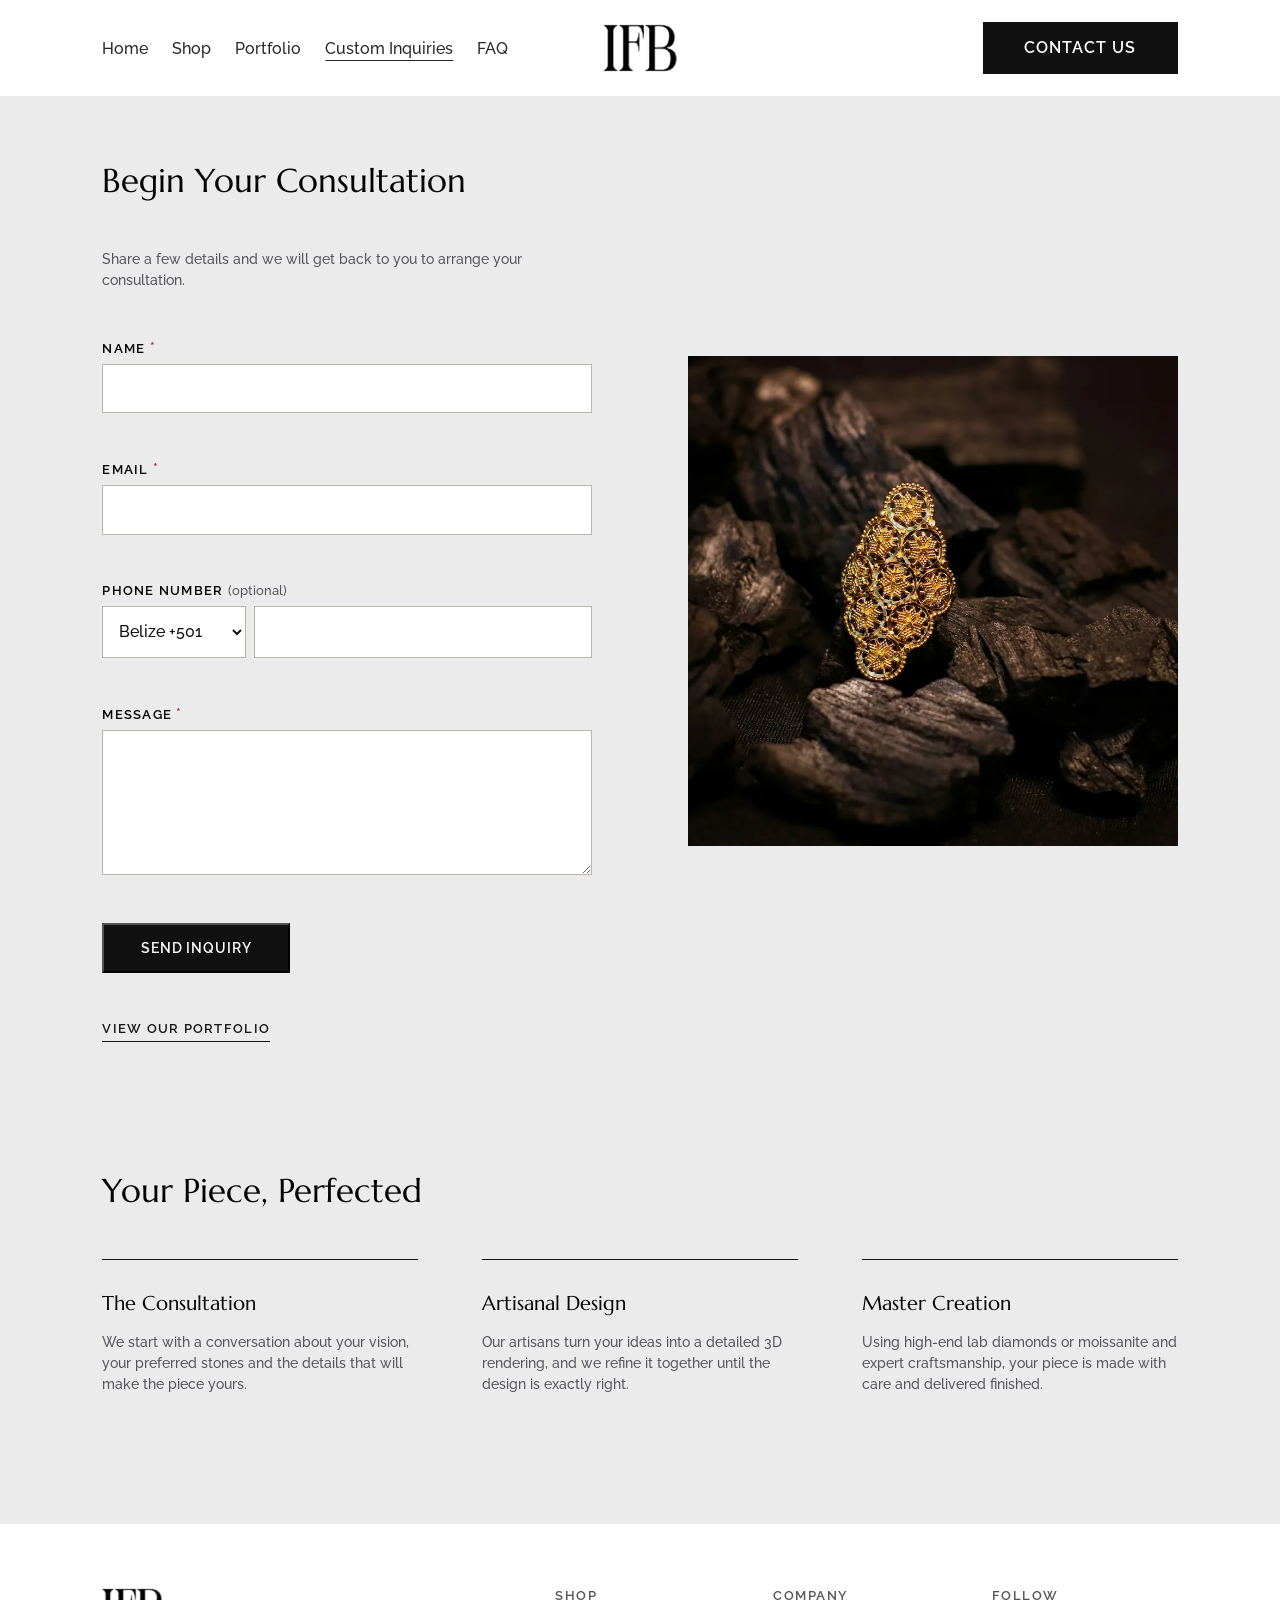
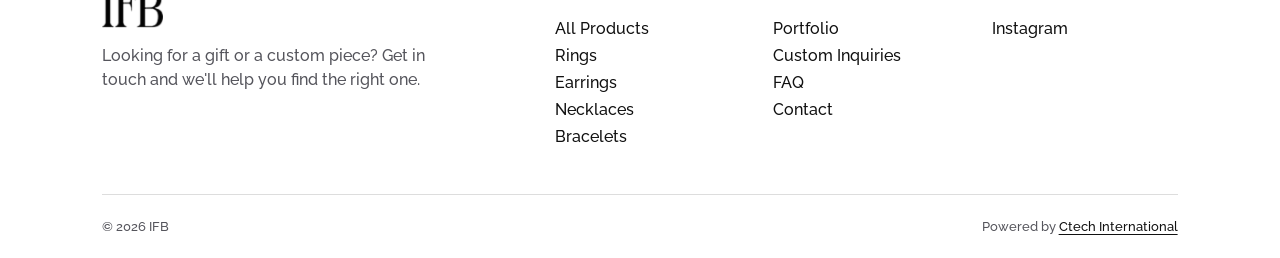
<file: custom-inquiries.html>
<!doctype html>
<html lang="en">
<head>
	<meta charset="utf-8">
	<meta name="viewport" content="width=device-width, initial-scale=1">
	<title>Custom Jewelry Inquiries | IFB</title>
	<meta name="description" content="Commission a custom piece from IFB. Tell us what you have in mind and we will design it with you, from 3D rendering to finished jewelry.">
	<link rel="canonical" href="https://heavystinger.github.io/ifb-website/custom-inquiries.html">
	<meta name="theme-color" content="#ebebeb">
	<meta property="og:type" content="website">
	<meta property="og:site_name" content="IFB">
	<meta property="og:title" content="Custom Jewelry Inquiries | IFB">
	<meta property="og:description" content="Commission a custom piece from IFB. Tell us what you have in mind and we will design it with you, from 3D rendering to finished jewelry.">
	<meta property="og:url" content="https://heavystinger.github.io/ifb-website/custom-inquiries.html">
	<meta property="og:image" content="https://heavystinger.github.io/ifb-website/images/hero-poster.webp">
	<meta property="og:image:alt" content="IFB jewelry">
	<meta name="twitter:card" content="summary_large_image">
	<link rel="icon" href="images/favicon.ico" sizes="any">
	<link rel="preconnect" href="https://fonts.googleapis.com">
	<link rel="preconnect" href="https://fonts.gstatic.com" crossorigin>
	<link rel="preconnect" href="https://cdn.jsdelivr.net" crossorigin>
	<link rel="stylesheet" href="https://fonts.googleapis.com/css2?family=Marcellus&family=Raleway:wght@500;600&display=swap">
	<link rel="stylesheet" href="https://cdn.jsdelivr.net/npm/bootstrap-icons@1.11.3/font/bootstrap-icons.min.css">
	<link rel="stylesheet" href="styles.css">
	<script src="script.js" defer></script>
	<script src="form.js" defer></script>
</head>
<body>
	<a class="logo" href="./">
		<img src="images/logo.webp" alt="IFB" width="268" height="176">
	</a>

	<header class="site-header" data-solid>
		<nav class="nav">
			<button class="nav__toggle" type="button" aria-expanded="false" aria-controls="nav-links">
				<i class="bi bi-list" aria-hidden="true"></i>
				<i class="bi bi-x-lg" aria-hidden="true"></i>
				<span class="sr-only">Menu</span>
			</button>
			<ul class="nav__links" id="nav-links">
				<li><a href="./">Home</a></li>
				<li class="nav__item nav__item--menu">
					<a href="shop.html">Shop</a>
					<ul class="nav__submenu">
						<li><a href="shop.html">All Products</a></li>
						<li><a href="shop.html?category=rings">Rings</a></li>
						<li><a href="shop.html?category=earrings">Earrings</a></li>
						<li><a href="shop.html?category=necklaces">Necklaces</a></li>
						<li><a href="shop.html?category=bracelets">Bracelets</a></li>
					</ul>
				</li>
				<li><a href="portfolio.html">Portfolio</a></li>
				<li><a href="custom-inquiries.html" aria-current="page">Custom Inquiries</a></li>
				<li><a href="faq.html">FAQ</a></li>
				<li class="nav__cta"><a class="btn btn--primary" href="contact.html">Contact Us</a></li>
			</ul>
		</nav>

		<div class="site-header__actions">
			<a class="btn btn--secondary" href="contact.html">Contact Us</a>
		</div>
	</header>

	<main class="page page--compact">
		<section class="consult">
			<div class="consult__body">
				<h1 class="section-title" id="inquiry-title">Begin Your Consultation</h1>
				<p class="consult__text">Share a few details and we will get back to you to arrange your consultation.</p>

				<div class="inquiry__panel">
					<form class="form" aria-labelledby="inquiry-title" novalidate>
						<p class="form__status" role="alert" hidden>We could not send your inquiry. Please check your connection and try again.</p>

						<div class="field">
							<label class="field__label" for="inquiry-name">Name <span class="field__required" aria-hidden="true">*</span></label>
							<input class="field__control" id="inquiry-name" name="name" type="text" autocomplete="name" required minlength="2" maxlength="80" pattern="\D+">
							<p class="field__error"><span id="inquiry-name-error"></span></p>
						</div>

						<div class="field">
							<label class="field__label" for="inquiry-email">Email <span class="field__required" aria-hidden="true">*</span></label>
							<input class="field__control" id="inquiry-email" name="email" type="email" autocomplete="email" required maxlength="120" pattern="[^@\s]+@[^@\s]+\.[^@\s]{2,}">
							<p class="field__error"><span id="inquiry-email-error"></span></p>
						</div>

						<div class="field">
							<label class="field__label" for="inquiry-phone">Phone number <span class="field__optional">(optional)</span></label>
						<div class="field__phone">
							<select class="field__select" name="phoneCountry" aria-label="Country code" autocomplete="tel-country-code">
								<option value="+93">Afghanistan +93</option>
								<option value="+355">Albania +355</option>
								<option value="+213">Algeria +213</option>
								<option value="+376">Andorra +376</option>
								<option value="+244">Angola +244</option>
								<option value="+1268">Antigua and Barbuda +1268</option>
								<option value="+54">Argentina +54</option>
								<option value="+374">Armenia +374</option>
								<option value="+297">Aruba +297</option>
								<option value="+61">Australia +61</option>
								<option value="+43">Austria +43</option>
								<option value="+994">Azerbaijan +994</option>
								<option value="+1242">Bahamas +1242</option>
								<option value="+973">Bahrain +973</option>
								<option value="+880">Bangladesh +880</option>
								<option value="+1246">Barbados +1246</option>
								<option value="+375">Belarus +375</option>
								<option value="+32">Belgium +32</option>
								<option value="+501" selected>Belize +501</option>
								<option value="+229">Benin +229</option>
								<option value="+1441">Bermuda +1441</option>
								<option value="+975">Bhutan +975</option>
								<option value="+591">Bolivia +591</option>
								<option value="+387">Bosnia and Herzegovina +387</option>
								<option value="+267">Botswana +267</option>
								<option value="+55">Brazil +55</option>
								<option value="+673">Brunei +673</option>
								<option value="+359">Bulgaria +359</option>
								<option value="+226">Burkina Faso +226</option>
								<option value="+257">Burundi +257</option>
								<option value="+855">Cambodia +855</option>
								<option value="+237">Cameroon +237</option>
								<option value="+1">Canada +1</option>
								<option value="+238">Cape Verde +238</option>
								<option value="+1345">Cayman Islands +1345</option>
								<option value="+236">Central African Republic +236</option>
								<option value="+235">Chad +235</option>
								<option value="+56">Chile +56</option>
								<option value="+86">China +86</option>
								<option value="+57">Colombia +57</option>
								<option value="+269">Comoros +269</option>
								<option value="+242">Congo (Brazzaville) +242</option>
								<option value="+243">Congo (Kinshasa) +243</option>
								<option value="+506">Costa Rica +506</option>
								<option value="+225">Côte d'Ivoire +225</option>
								<option value="+385">Croatia +385</option>
								<option value="+53">Cuba +53</option>
								<option value="+599">Curaçao +599</option>
								<option value="+357">Cyprus +357</option>
								<option value="+420">Czechia +420</option>
								<option value="+45">Denmark +45</option>
								<option value="+253">Djibouti +253</option>
								<option value="+1767">Dominica +1767</option>
								<option value="+1809">Dominican Republic +1809</option>
								<option value="+593">Ecuador +593</option>
								<option value="+20">Egypt +20</option>
								<option value="+503">El Salvador +503</option>
								<option value="+240">Equatorial Guinea +240</option>
								<option value="+291">Eritrea +291</option>
								<option value="+372">Estonia +372</option>
								<option value="+268">Eswatini +268</option>
								<option value="+251">Ethiopia +251</option>
								<option value="+679">Fiji +679</option>
								<option value="+358">Finland +358</option>
								<option value="+33">France +33</option>
								<option value="+594">French Guiana +594</option>
								<option value="+689">French Polynesia +689</option>
								<option value="+241">Gabon +241</option>
								<option value="+220">Gambia +220</option>
								<option value="+995">Georgia +995</option>
								<option value="+49">Germany +49</option>
								<option value="+233">Ghana +233</option>
								<option value="+350">Gibraltar +350</option>
								<option value="+30">Greece +30</option>
								<option value="+299">Greenland +299</option>
								<option value="+1473">Grenada +1473</option>
								<option value="+590">Guadeloupe +590</option>
								<option value="+1671">Guam +1671</option>
								<option value="+502">Guatemala +502</option>
								<option value="+224">Guinea +224</option>
								<option value="+245">Guinea-Bissau +245</option>
								<option value="+592">Guyana +592</option>
								<option value="+509">Haiti +509</option>
								<option value="+504">Honduras +504</option>
								<option value="+852">Hong Kong +852</option>
								<option value="+36">Hungary +36</option>
								<option value="+354">Iceland +354</option>
								<option value="+91">India +91</option>
								<option value="+62">Indonesia +62</option>
								<option value="+98">Iran +98</option>
								<option value="+964">Iraq +964</option>
								<option value="+353">Ireland +353</option>
								<option value="+972">Israel +972</option>
								<option value="+39">Italy +39</option>
								<option value="+1876">Jamaica +1876</option>
								<option value="+81">Japan +81</option>
								<option value="+962">Jordan +962</option>
								<option value="+7">Kazakhstan +7</option>
								<option value="+254">Kenya +254</option>
								<option value="+686">Kiribati +686</option>
								<option value="+383">Kosovo +383</option>
								<option value="+965">Kuwait +965</option>
								<option value="+996">Kyrgyzstan +996</option>
								<option value="+856">Laos +856</option>
								<option value="+371">Latvia +371</option>
								<option value="+961">Lebanon +961</option>
								<option value="+266">Lesotho +266</option>
								<option value="+231">Liberia +231</option>
								<option value="+218">Libya +218</option>
								<option value="+423">Liechtenstein +423</option>
								<option value="+370">Lithuania +370</option>
								<option value="+352">Luxembourg +352</option>
								<option value="+853">Macau +853</option>
								<option value="+261">Madagascar +261</option>
								<option value="+265">Malawi +265</option>
								<option value="+60">Malaysia +60</option>
								<option value="+960">Maldives +960</option>
								<option value="+223">Mali +223</option>
								<option value="+356">Malta +356</option>
								<option value="+596">Martinique +596</option>
								<option value="+222">Mauritania +222</option>
								<option value="+230">Mauritius +230</option>
								<option value="+52">Mexico +52</option>
								<option value="+373">Moldova +373</option>
								<option value="+377">Monaco +377</option>
								<option value="+976">Mongolia +976</option>
								<option value="+382">Montenegro +382</option>
								<option value="+1664">Montserrat +1664</option>
								<option value="+212">Morocco +212</option>
								<option value="+258">Mozambique +258</option>
								<option value="+95">Myanmar +95</option>
								<option value="+264">Namibia +264</option>
								<option value="+977">Nepal +977</option>
								<option value="+31">Netherlands +31</option>
								<option value="+687">New Caledonia +687</option>
								<option value="+64">New Zealand +64</option>
								<option value="+505">Nicaragua +505</option>
								<option value="+227">Niger +227</option>
								<option value="+234">Nigeria +234</option>
								<option value="+389">North Macedonia +389</option>
								<option value="+47">Norway +47</option>
								<option value="+968">Oman +968</option>
								<option value="+92">Pakistan +92</option>
								<option value="+970">Palestine +970</option>
								<option value="+507">Panama +507</option>
								<option value="+675">Papua New Guinea +675</option>
								<option value="+595">Paraguay +595</option>
								<option value="+51">Peru +51</option>
								<option value="+63">Philippines +63</option>
								<option value="+48">Poland +48</option>
								<option value="+351">Portugal +351</option>
								<option value="+1787">Puerto Rico +1787</option>
								<option value="+974">Qatar +974</option>
								<option value="+262">Réunion +262</option>
								<option value="+40">Romania +40</option>
								<option value="+7">Russia +7</option>
								<option value="+250">Rwanda +250</option>
								<option value="+1869">Saint Kitts and Nevis +1869</option>
								<option value="+1758">Saint Lucia +1758</option>
								<option value="+1784">Saint Vincent and the Grenadines +1784</option>
								<option value="+685">Samoa +685</option>
								<option value="+378">San Marino +378</option>
								<option value="+239">São Tomé and Príncipe +239</option>
								<option value="+966">Saudi Arabia +966</option>
								<option value="+221">Senegal +221</option>
								<option value="+381">Serbia +381</option>
								<option value="+248">Seychelles +248</option>
								<option value="+232">Sierra Leone +232</option>
								<option value="+65">Singapore +65</option>
								<option value="+421">Slovakia +421</option>
								<option value="+386">Slovenia +386</option>
								<option value="+677">Solomon Islands +677</option>
								<option value="+252">Somalia +252</option>
								<option value="+27">South Africa +27</option>
								<option value="+82">South Korea +82</option>
								<option value="+211">South Sudan +211</option>
								<option value="+34">Spain +34</option>
								<option value="+94">Sri Lanka +94</option>
								<option value="+249">Sudan +249</option>
								<option value="+597">Suriname +597</option>
								<option value="+46">Sweden +46</option>
								<option value="+41">Switzerland +41</option>
								<option value="+963">Syria +963</option>
								<option value="+886">Taiwan +886</option>
								<option value="+992">Tajikistan +992</option>
								<option value="+255">Tanzania +255</option>
								<option value="+66">Thailand +66</option>
								<option value="+670">Timor-Leste +670</option>
								<option value="+228">Togo +228</option>
								<option value="+676">Tonga +676</option>
								<option value="+1868">Trinidad and Tobago +1868</option>
								<option value="+216">Tunisia +216</option>
								<option value="+90">Turkey +90</option>
								<option value="+993">Turkmenistan +993</option>
								<option value="+1649">Turks and Caicos Islands +1649</option>
								<option value="+256">Uganda +256</option>
								<option value="+380">Ukraine +380</option>
								<option value="+971">United Arab Emirates +971</option>
								<option value="+44">United Kingdom +44</option>
								<option value="+1">United States +1</option>
								<option value="+598">Uruguay +598</option>
								<option value="+998">Uzbekistan +998</option>
								<option value="+678">Vanuatu +678</option>
								<option value="+379">Vatican City +379</option>
								<option value="+58">Venezuela +58</option>
								<option value="+84">Vietnam +84</option>
								<option value="+1284">Virgin Islands (British) +1284</option>
								<option value="+1340">Virgin Islands (U.S.) +1340</option>
								<option value="+967">Yemen +967</option>
								<option value="+260">Zambia +260</option>
								<option value="+263">Zimbabwe +263</option>
							</select>
							<input class="field__control" id="inquiry-phone" name="phone" type="tel" autocomplete="tel-national" inputmode="tel" maxlength="20" pattern="(?:[\s\(\)\.\-]*\d){4,14}[\s\(\)\.\-]*">
						</div>
							<p class="field__error"><span id="inquiry-phone-error"></span></p>
						</div>

						<div class="field">
							<label class="field__label" for="inquiry-message">Message <span class="field__required" aria-hidden="true">*</span></label>
							<textarea class="field__control" id="inquiry-message" name="message" rows="6" required minlength="10" maxlength="1000"></textarea>
							<p class="field__error"><span id="inquiry-message-error"></span></p>
						</div>

						<button class="btn btn--dark form__submit" type="submit">
							<span class="btn__label">Send inquiry</span>
							<span class="btn__spinner" aria-hidden="true"></span>
						</button>
					</form>

					<div class="inquiry__success" tabindex="-1" hidden>
						<i class="bi bi-check-lg inquiry__tick" aria-hidden="true"></i>
						<h3 class="inquiry__success-title"></h3>
						<p class="consult__text">Your inquiry has been sent. We will be in touch soon to arrange your consultation.</p>
					</div>
				</div>

				<a class="text-link" href="portfolio.html">View our portfolio</a>
			</div>
			<figure class="consult__media">
				<img class="consult__image" src="images/home/card-rings.webp" alt="" width="900" height="900">
			</figure>
		</section>

		<section class="steps">
			<h2 class="section-title">Your Piece, Perfected</h2>
			<ol class="steps__list">
				<li class="steps__item">
					<h3 class="steps__title">The Consultation</h3>
					<p class="steps__text">We start with a conversation about your vision, your preferred stones and the details that will make the piece yours.</p>
				</li>
				<li class="steps__item">
					<h3 class="steps__title">Artisanal Design</h3>
					<p class="steps__text">Our artisans turn your ideas into a detailed 3D rendering, and we refine it together until the design is exactly right.</p>
				</li>
				<li class="steps__item">
					<h3 class="steps__title">Master Creation</h3>
					<p class="steps__text">Using high-end lab diamonds or moissanite and expert craftsmanship, your piece is made with care and delivered finished.</p>
				</li>
			</ol>
		</section>
	</main>

	<footer class="site-footer">
		<div class="site-footer__brand">
			<a class="site-footer__logo" href="./">
				<img src="images/logo.webp" alt="IFB" width="268" height="176">
			</a>
			<p class="site-footer__intro">Looking for a gift or a custom piece? Get in touch and we'll help you find the right one.</p>
		</div>

		<nav class="site-footer__nav" aria-label="Footer">
			<div>
				<h2 class="site-footer__heading">Shop</h2>
				<ul>
					<li><a href="shop.html">All Products</a></li>
					<li><a href="shop.html?category=rings">Rings</a></li>
					<li><a href="shop.html?category=earrings">Earrings</a></li>
					<li><a href="shop.html?category=necklaces">Necklaces</a></li>
					<li><a href="shop.html?category=bracelets">Bracelets</a></li>
				</ul>
			</div>
			<div>
				<h2 class="site-footer__heading">Company</h2>
				<ul>
					<li><a href="portfolio.html">Portfolio</a></li>
					<li><a href="custom-inquiries.html">Custom Inquiries</a></li>
					<li><a href="faq.html">FAQ</a></li>
					<li><a href="contact.html">Contact</a></li>
				</ul>
			</div>
			<div>
				<h2 class="site-footer__heading">Follow</h2>
				<ul>
					<li><a href="https://www.instagram.com/ifb.bz/" target="_blank" rel="noopener">Instagram</a></li>
				</ul>
			</div>
		</nav>

		<p class="site-footer__bottom">
			<span>&copy; 2026 IFB</span>
			<span>Powered by <a href="https://ctechintl.com" target="_blank" rel="noopener">Ctech International</a></span>
		</p>
	</footer>
</body>
</html>
</file>
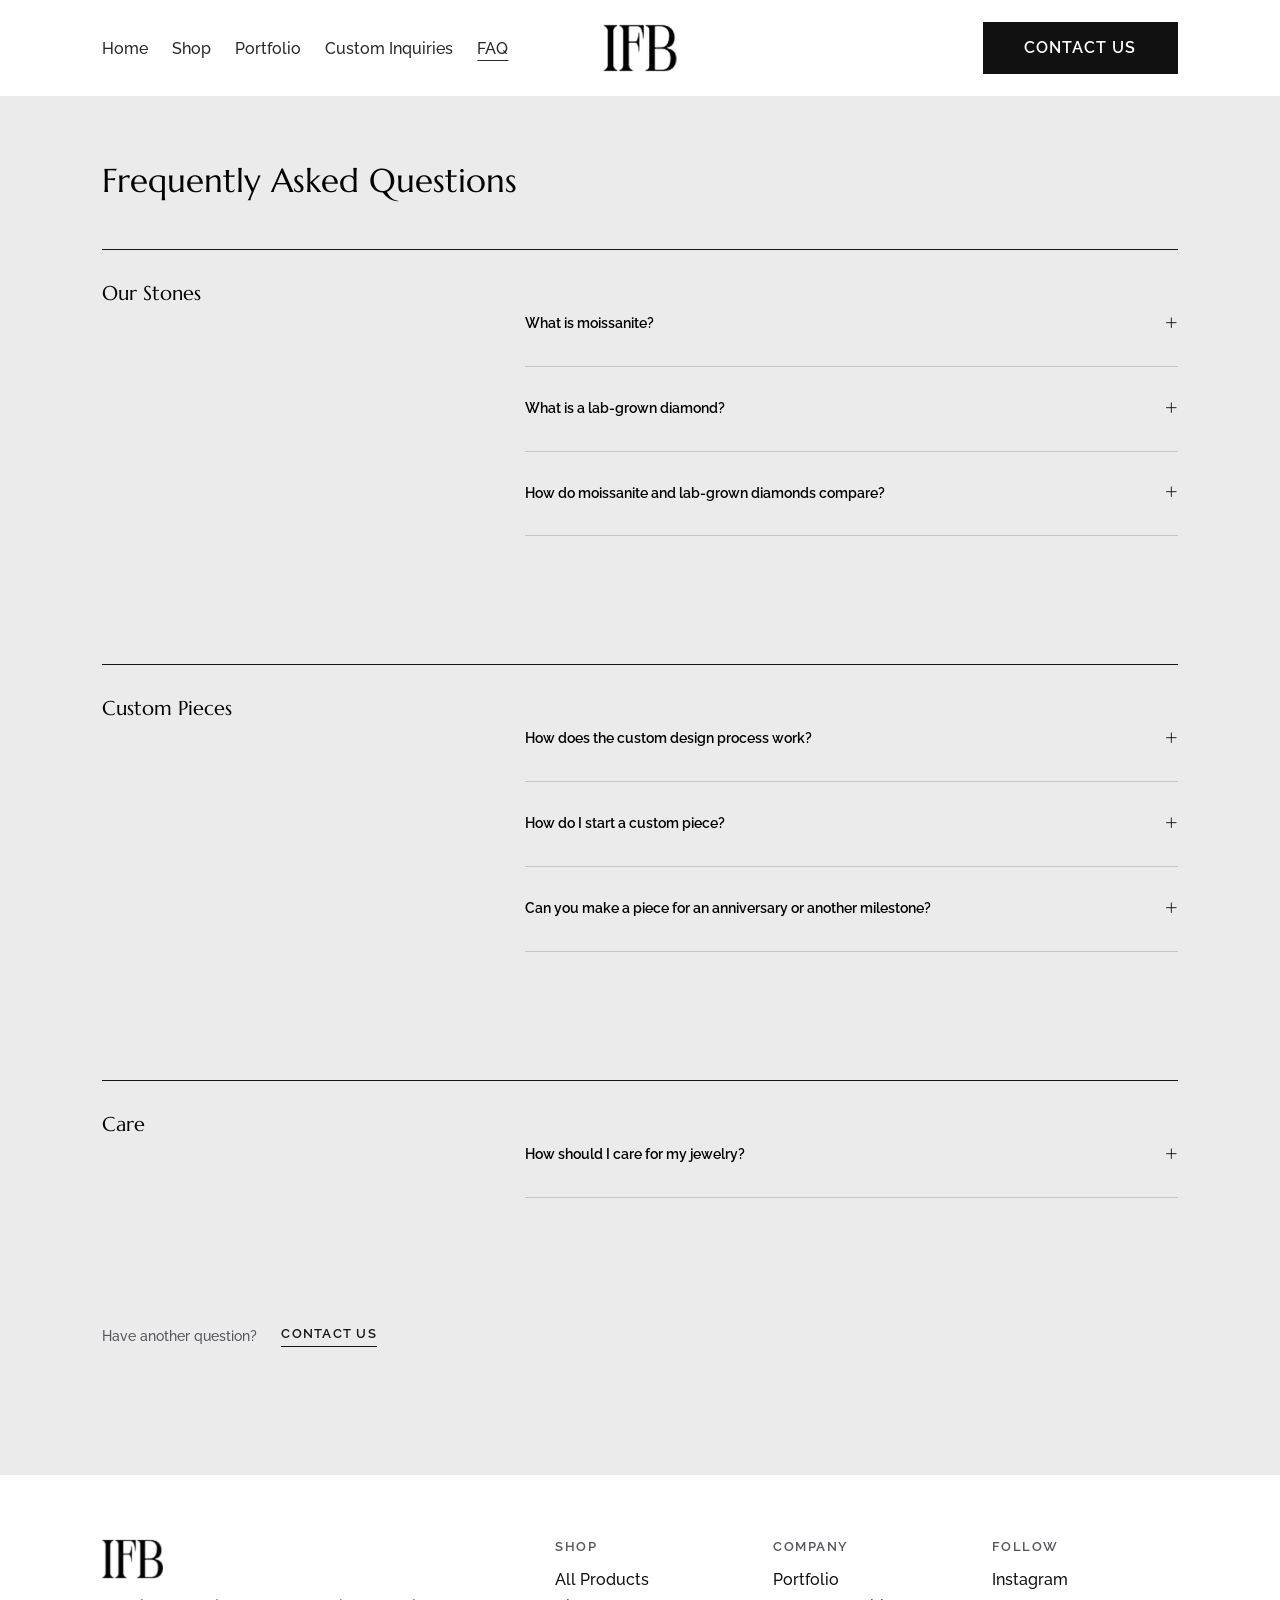
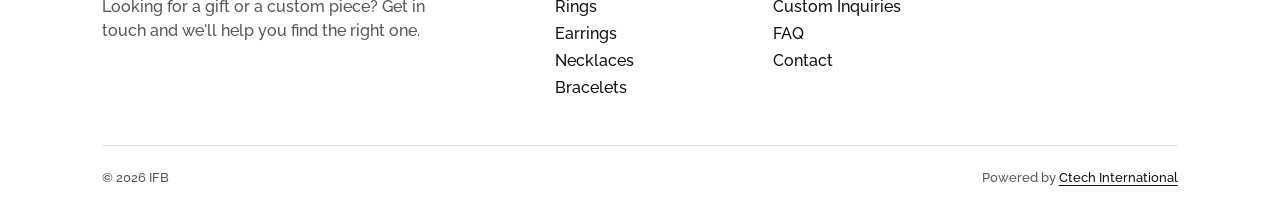
<file: faq.html>
<!doctype html>
<html lang="en">
<head>
	<meta charset="utf-8">
	<meta name="viewport" content="width=device-width, initial-scale=1">
	<title>FAQ | IFB</title>
	<meta name="description" content="Answers to common questions about moissanite, lab-grown diamonds, the custom design process and jewelry care.">
	<link rel="canonical" href="https://heavystinger.github.io/ifb-website/faq.html">
	<meta name="theme-color" content="#ebebeb">
	<meta property="og:type" content="website">
	<meta property="og:site_name" content="IFB">
	<meta property="og:title" content="FAQ | IFB">
	<meta property="og:description" content="Answers to common questions about moissanite, lab-grown diamonds, the custom design process and jewelry care.">
	<meta property="og:url" content="https://heavystinger.github.io/ifb-website/faq.html">
	<meta property="og:image" content="https://heavystinger.github.io/ifb-website/images/hero-poster.webp">
	<meta property="og:image:alt" content="IFB jewelry">
	<meta name="twitter:card" content="summary_large_image">
	<link rel="icon" href="images/favicon.ico" sizes="any">
	<link rel="preconnect" href="https://fonts.googleapis.com">
	<link rel="preconnect" href="https://fonts.gstatic.com" crossorigin>
	<link rel="preconnect" href="https://cdn.jsdelivr.net" crossorigin>
	<link rel="stylesheet" href="https://fonts.googleapis.com/css2?family=Marcellus&family=Raleway:wght@500;600&display=swap">
	<link rel="stylesheet" href="https://cdn.jsdelivr.net/npm/bootstrap-icons@1.11.3/font/bootstrap-icons.min.css">
	<link rel="stylesheet" href="styles.css">
	<script src="script.js" defer></script>
	<script type="application/ld+json">
	{
		"@context": "https://schema.org",
		"@type": "FAQPage",
		"mainEntity": [
			{
				"@type": "Question",
				"name": "What is moissanite?",
				"acceptedAnswer": {
					"@type": "Answer",
					"text": "Moissanite is a gemstone with exceptional brilliance and fire. It was first found in a meteorite crater, and the stones we use are grown in a laboratory. It is very hard and durable, which makes it well suited to jewelry worn every day."
				}
			},
			{
				"@type": "Question",
				"name": "What is a lab-grown diamond?",
				"acceptedAnswer": {
					"@type": "Answer",
					"text": "A lab-grown diamond is a real diamond. It has the same chemical makeup, hardness and sparkle as a mined diamond, but it is grown in a controlled laboratory instead of being dug from the earth."
				}
			},
			{
				"@type": "Question",
				"name": "How do moissanite and lab-grown diamonds compare?",
				"acceptedAnswer": {
					"@type": "Answer",
					"text": "Both are durable and brilliant. Moissanite shows more rainbow fire in the light, while a lab-grown diamond has the classic white sparkle of a diamond. Tell us what you prefer and we will help you choose."
				}
			},
			{
				"@type": "Question",
				"name": "How does the custom design process work?",
				"acceptedAnswer": {
					"@type": "Answer",
					"text": "It starts with a consultation about your vision, your preferred stones and the details that matter to you. Our artisans then create a detailed 3D rendering, and we refine it together until the design is right. Once you approve it, your piece is made by hand."
				}
			},
			{
				"@type": "Question",
				"name": "How do I start a custom piece?",
				"acceptedAnswer": {
					"@type": "Answer",
					"text": "Send us an inquiry through the form on the Custom Inquiries page. Tell us what you have in mind and we will get back to you to arrange your consultation."
				}
			},
			{
				"@type": "Question",
				"name": "Can you make a piece for an anniversary or another milestone?",
				"acceptedAnswer": {
					"@type": "Answer",
					"text": "Yes. Many of our pieces mark an anniversary, a milestone or a gift. Mention the occasion in your inquiry and we will keep it in mind as we design."
				}
			},
			{
				"@type": "Question",
				"name": "How should I care for my jewelry?",
				"acceptedAnswer": {
					"@type": "Answer",
					"text": "Clean it with warm water, mild soap and a soft brush, then dry it with a soft cloth. Keep it away from harsh chemicals, and store each piece on its own so the pieces do not scratch one another."
				}
			}
		]
	}
	</script>
</head>
<body>
	<a class="logo" href="./">
		<img src="images/logo.webp" alt="IFB" width="268" height="176">
	</a>

	<header class="site-header" data-solid>
		<nav class="nav">
			<button class="nav__toggle" type="button" aria-expanded="false" aria-controls="nav-links">
				<i class="bi bi-list" aria-hidden="true"></i>
				<i class="bi bi-x-lg" aria-hidden="true"></i>
				<span class="sr-only">Menu</span>
			</button>
			<ul class="nav__links" id="nav-links">
				<li><a href="./">Home</a></li>
				<li class="nav__item nav__item--menu">
					<a href="shop.html">Shop</a>
					<ul class="nav__submenu">
						<li><a href="shop.html">All Products</a></li>
						<li><a href="shop.html?category=rings">Rings</a></li>
						<li><a href="shop.html?category=earrings">Earrings</a></li>
						<li><a href="shop.html?category=necklaces">Necklaces</a></li>
						<li><a href="shop.html?category=bracelets">Bracelets</a></li>
					</ul>
				</li>
				<li><a href="portfolio.html">Portfolio</a></li>
				<li><a href="custom-inquiries.html">Custom Inquiries</a></li>
				<li><a href="faq.html" aria-current="page">FAQ</a></li>
				<li class="nav__cta"><a class="btn btn--primary" href="contact.html">Contact Us</a></li>
			</ul>
		</nav>

		<div class="site-header__actions">
			<a class="btn btn--secondary" href="contact.html">Contact Us</a>
		</div>
	</header>

	<main class="page page--titled page--compact">
		<div class="page__intro">
			<h1 class="section-title">Frequently Asked Questions</h1>
		</div>

		<div class="page__sections">
			<section class="faq" aria-labelledby="faq-0">
				<h2 class="faq__heading" id="faq-0">Our Stones</h2>
				<div class="faq__list">
					<details class="faq__item">
						<summary class="faq__question">
							What is moissanite?
							<i class="bi bi-plus-lg faq__icon" aria-hidden="true"></i>
						</summary>
						<p class="faq__answer">Moissanite is a gemstone with exceptional brilliance and fire. It was first found in a meteorite crater, and the stones we use are grown in a laboratory. It is very hard and durable, which makes it well suited to jewelry worn every day.</p>
					</details>
					<details class="faq__item">
						<summary class="faq__question">
							What is a lab-grown diamond?
							<i class="bi bi-plus-lg faq__icon" aria-hidden="true"></i>
						</summary>
						<p class="faq__answer">A lab-grown diamond is a real diamond. It has the same chemical makeup, hardness and sparkle as a mined diamond, but it is grown in a controlled laboratory instead of being dug from the earth.</p>
					</details>
					<details class="faq__item">
						<summary class="faq__question">
							How do moissanite and lab-grown diamonds compare?
							<i class="bi bi-plus-lg faq__icon" aria-hidden="true"></i>
						</summary>
						<p class="faq__answer">Both are durable and brilliant. Moissanite shows more rainbow fire in the light, while a lab-grown diamond has the classic white sparkle of a diamond. Tell us what you prefer and we will help you choose.</p>
					</details>
				</div>
			</section>

			<section class="faq" aria-labelledby="faq-1">
				<h2 class="faq__heading" id="faq-1">Custom Pieces</h2>
				<div class="faq__list">
					<details class="faq__item">
						<summary class="faq__question">
							How does the custom design process work?
							<i class="bi bi-plus-lg faq__icon" aria-hidden="true"></i>
						</summary>
						<p class="faq__answer">It starts with a consultation about your vision, your preferred stones and the details that matter to you. Our artisans then create a detailed 3D rendering, and we refine it together until the design is right. Once you approve it, your piece is made by hand.</p>
					</details>
					<details class="faq__item">
						<summary class="faq__question">
							How do I start a custom piece?
							<i class="bi bi-plus-lg faq__icon" aria-hidden="true"></i>
						</summary>
						<p class="faq__answer">Send us an inquiry through the form on the <a href="custom-inquiries.html">Custom Inquiries</a> page. Tell us what you have in mind and we will get back to you to arrange your consultation.</p>
					</details>
					<details class="faq__item">
						<summary class="faq__question">
							Can you make a piece for an anniversary or another milestone?
							<i class="bi bi-plus-lg faq__icon" aria-hidden="true"></i>
						</summary>
						<p class="faq__answer">Yes. Many of our pieces mark an anniversary, a milestone or a gift. Mention the occasion in your inquiry and we will keep it in mind as we design.</p>
					</details>
				</div>
			</section>

			<section class="faq" aria-labelledby="faq-2">
				<h2 class="faq__heading" id="faq-2">Care</h2>
				<div class="faq__list">
					<details class="faq__item">
						<summary class="faq__question">
							How should I care for my jewelry?
							<i class="bi bi-plus-lg faq__icon" aria-hidden="true"></i>
						</summary>
						<p class="faq__answer">Clean it with warm water, mild soap and a soft brush, then dry it with a soft cloth. Keep it away from harsh chemicals, and store each piece on its own so the pieces do not scratch one another.</p>
					</details>
				</div>
			</section>

			<p class="faq__more">Have another question? <a class="text-link" href="contact.html">Contact us</a></p>
		</div>
	</main>

	<footer class="site-footer">
		<div class="site-footer__brand">
			<a class="site-footer__logo" href="./">
				<img src="images/logo.webp" alt="IFB" width="268" height="176">
			</a>
			<p class="site-footer__intro">Looking for a gift or a custom piece? Get in touch and we'll help you find the right one.</p>
		</div>

		<nav class="site-footer__nav" aria-label="Footer">
			<div>
				<h2 class="site-footer__heading">Shop</h2>
				<ul>
					<li><a href="shop.html">All Products</a></li>
					<li><a href="shop.html?category=rings">Rings</a></li>
					<li><a href="shop.html?category=earrings">Earrings</a></li>
					<li><a href="shop.html?category=necklaces">Necklaces</a></li>
					<li><a href="shop.html?category=bracelets">Bracelets</a></li>
				</ul>
			</div>
			<div>
				<h2 class="site-footer__heading">Company</h2>
				<ul>
					<li><a href="portfolio.html">Portfolio</a></li>
					<li><a href="custom-inquiries.html">Custom Inquiries</a></li>
					<li><a href="faq.html">FAQ</a></li>
					<li><a href="contact.html">Contact</a></li>
				</ul>
			</div>
			<div>
				<h2 class="site-footer__heading">Follow</h2>
				<ul>
					<li><a href="https://www.instagram.com/ifb.bz/" target="_blank" rel="noopener">Instagram</a></li>
				</ul>
			</div>
		</nav>

		<p class="site-footer__bottom">
			<span>&copy; 2026 IFB</span>
			<span>Powered by <a href="https://ctechintl.com" target="_blank" rel="noopener">Ctech International</a></span>
		</p>
	</footer>
</body>
</html>
</file>
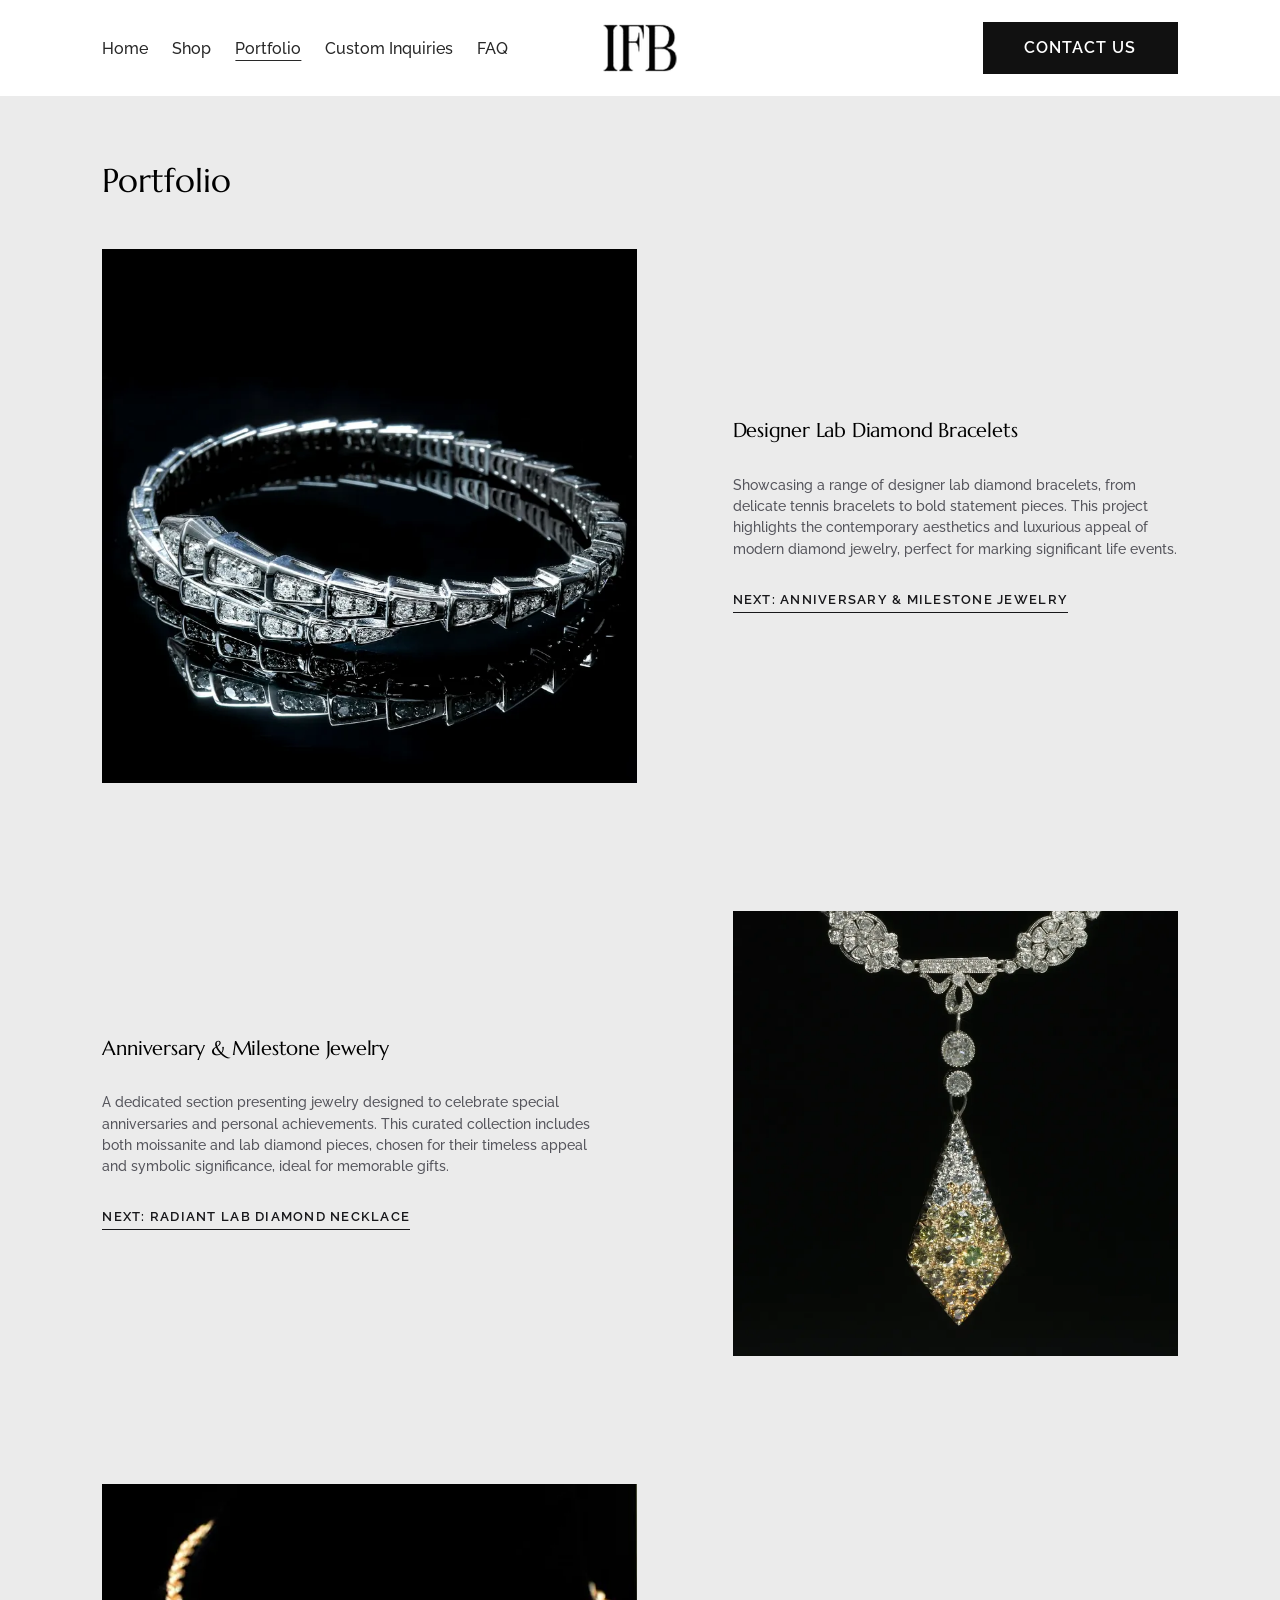
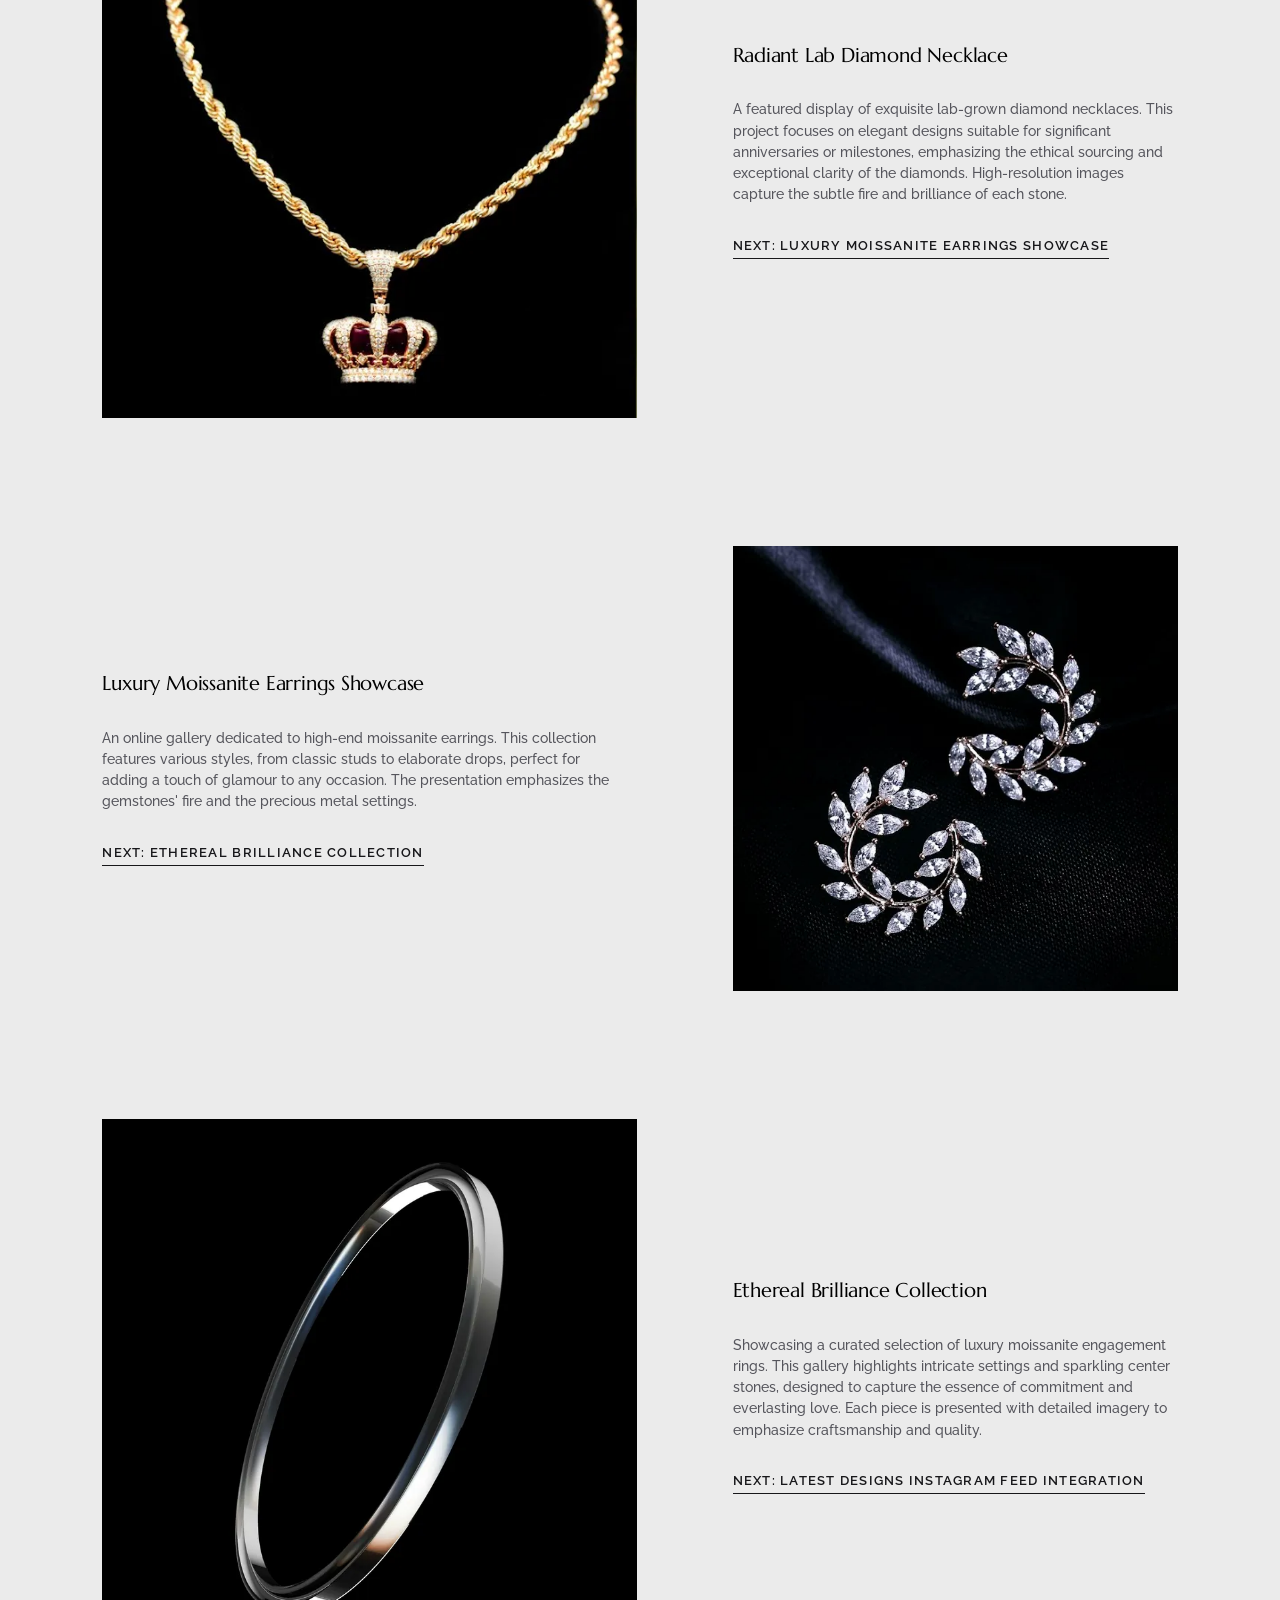
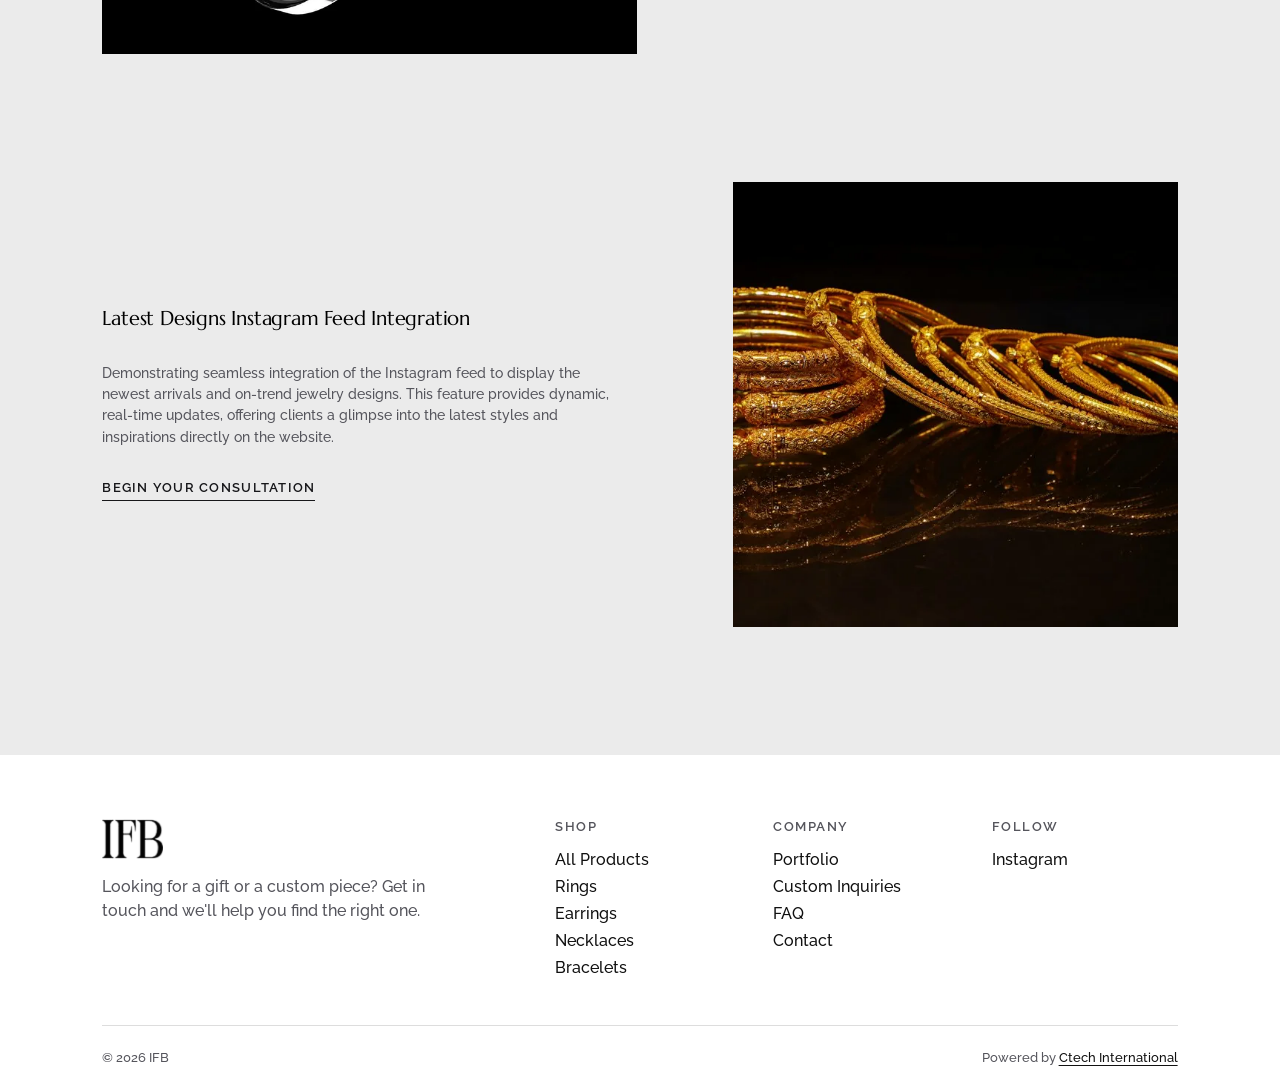
<file: portfolio.html>
<!doctype html>
<html lang="en">
<head>
	<meta charset="utf-8">
	<meta name="viewport" content="width=device-width, initial-scale=1">
	<title>Portfolio | IFB</title>
	<meta name="description" content="A look at IFB work: designer lab diamond bracelets, anniversary pieces, necklaces, moissanite earrings and engagement rings.">
	<link rel="canonical" href="https://heavystinger.github.io/ifb-website/portfolio.html">
	<meta name="theme-color" content="#ebebeb">
	<meta property="og:type" content="website">
	<meta property="og:site_name" content="IFB">
	<meta property="og:title" content="Portfolio | IFB">
	<meta property="og:description" content="A look at IFB work: designer lab diamond bracelets, anniversary pieces, necklaces, moissanite earrings and engagement rings.">
	<meta property="og:url" content="https://heavystinger.github.io/ifb-website/portfolio.html">
	<meta property="og:image" content="https://heavystinger.github.io/ifb-website/images/hero-poster.webp">
	<meta property="og:image:alt" content="IFB jewelry">
	<meta name="twitter:card" content="summary_large_image">
	<link rel="icon" href="images/favicon.ico" sizes="any">
	<link rel="preconnect" href="https://fonts.googleapis.com">
	<link rel="preconnect" href="https://fonts.gstatic.com" crossorigin>
	<link rel="preconnect" href="https://cdn.jsdelivr.net" crossorigin>
	<link rel="stylesheet" href="https://fonts.googleapis.com/css2?family=Marcellus&family=Raleway:wght@500;600&display=swap">
	<link rel="stylesheet" href="https://cdn.jsdelivr.net/npm/bootstrap-icons@1.11.3/font/bootstrap-icons.min.css">
	<link rel="stylesheet" href="styles.css">
	<script src="script.js" defer></script>
</head>
<body>
	<a class="logo" href="./">
		<img src="images/logo.webp" alt="IFB" width="268" height="176">
	</a>

	<header class="site-header" data-solid>
		<nav class="nav">
			<button class="nav__toggle" type="button" aria-expanded="false" aria-controls="nav-links">
				<i class="bi bi-list" aria-hidden="true"></i>
				<i class="bi bi-x-lg" aria-hidden="true"></i>
				<span class="sr-only">Menu</span>
			</button>
			<ul class="nav__links" id="nav-links">
				<li><a href="./">Home</a></li>
				<li class="nav__item nav__item--menu">
					<a href="shop.html">Shop</a>
					<ul class="nav__submenu">
						<li><a href="shop.html">All Products</a></li>
						<li><a href="shop.html?category=rings">Rings</a></li>
						<li><a href="shop.html?category=earrings">Earrings</a></li>
						<li><a href="shop.html?category=necklaces">Necklaces</a></li>
						<li><a href="shop.html?category=bracelets">Bracelets</a></li>
					</ul>
				</li>
				<li><a href="portfolio.html" aria-current="page">Portfolio</a></li>
				<li><a href="custom-inquiries.html">Custom Inquiries</a></li>
				<li><a href="faq.html">FAQ</a></li>
				<li class="nav__cta"><a class="btn btn--primary" href="contact.html">Contact Us</a></li>
			</ul>
		</nav>

		<div class="site-header__actions">
			<a class="btn btn--secondary" href="contact.html">Contact Us</a>
		</div>
	</header>

	<main class="page page--titled page--compact">
		<div class="page__intro">
			<h1 class="section-title">Portfolio</h1>
		</div>

		<div class="page__sections">
			<section class="project" id="designer-lab-diamond-bracelets">
				<figure class="project__media">
					<img class="project__image" src="images/home/bracelets.webp" alt="" width="800" height="800" loading="lazy" decoding="async">
				</figure>
				<div class="project__body">
					<h2 class="project__title">Designer Lab Diamond Bracelets</h2>
					<p class="project__text">Showcasing a range of designer lab diamond bracelets, from delicate tennis bracelets to bold statement pieces. This project highlights the contemporary aesthetics and luxurious appeal of modern diamond jewelry, perfect for marking significant life events.</p>
					<a class="text-link" href="#anniversary-milestone-jewelry">Next: Anniversary &amp; Milestone Jewelry</a>
				</div>
			</section>

			<section class="project" id="anniversary-milestone-jewelry">
				<figure class="project__media">
					<img class="project__image" src="images/home/pendants.webp" alt="" width="800" height="800" loading="lazy" decoding="async">
				</figure>
				<div class="project__body">
					<h2 class="project__title">Anniversary &amp; Milestone Jewelry</h2>
					<p class="project__text">A dedicated section presenting jewelry designed to celebrate special anniversaries and personal achievements. This curated collection includes both moissanite and lab diamond pieces, chosen for their timeless appeal and symbolic significance, ideal for memorable gifts.</p>
					<a class="text-link" href="#radiant-lab-diamond-necklace">Next: Radiant Lab Diamond Necklace</a>
				</div>
			</section>

			<section class="project" id="radiant-lab-diamond-necklace">
				<figure class="project__media">
					<img class="project__image" src="images/categories/necklaces.webp" alt="" width="600" height="600" loading="lazy" decoding="async">
				</figure>
				<div class="project__body">
					<h2 class="project__title">Radiant Lab Diamond Necklace</h2>
					<p class="project__text">A featured display of exquisite lab-grown diamond necklaces. This project focuses on elegant designs suitable for significant anniversaries or milestones, emphasizing the ethical sourcing and exceptional clarity of the diamonds. High-resolution images capture the subtle fire and brilliance of each stone.</p>
					<a class="text-link" href="#luxury-moissanite-earrings-showcase">Next: Luxury Moissanite Earrings Showcase</a>
				</div>
			</section>

			<section class="project" id="luxury-moissanite-earrings-showcase">
				<figure class="project__media">
					<img class="project__image" src="images/categories/earrings.webp" alt="" width="600" height="600" loading="lazy" decoding="async">
				</figure>
				<div class="project__body">
					<h2 class="project__title">Luxury Moissanite Earrings Showcase</h2>
					<p class="project__text">An online gallery dedicated to high-end moissanite earrings. This collection features various styles, from classic studs to elaborate drops, perfect for adding a touch of glamour to any occasion. The presentation emphasizes the gemstones' fire and the precious metal settings.</p>
					<a class="text-link" href="#ethereal-brilliance-collection">Next: Ethereal Brilliance Collection</a>
				</div>
			</section>

			<section class="project" id="ethereal-brilliance-collection">
				<figure class="project__media">
					<img class="project__image" src="images/home/rings.webp" alt="" width="800" height="800" loading="lazy" decoding="async">
				</figure>
				<div class="project__body">
					<h2 class="project__title">Ethereal Brilliance Collection</h2>
					<p class="project__text">Showcasing a curated selection of luxury moissanite engagement rings. This gallery highlights intricate settings and sparkling center stones, designed to capture the essence of commitment and everlasting love. Each piece is presented with detailed imagery to emphasize craftsmanship and quality.</p>
					<a class="text-link" href="#latest-designs-instagram-feed-integration">Next: Latest Designs Instagram Feed Integration</a>
				</div>
			</section>

			<section class="project" id="latest-designs-instagram-feed-integration">
				<figure class="project__media">
					<img class="project__image" src="images/categories/bangles.webp" alt="" width="600" height="600" loading="lazy" decoding="async">
				</figure>
				<div class="project__body">
					<h2 class="project__title">Latest Designs Instagram Feed Integration</h2>
					<p class="project__text">Demonstrating seamless integration of the Instagram feed to display the newest arrivals and on-trend jewelry designs. This feature provides dynamic, real-time updates, offering clients a glimpse into the latest styles and inspirations directly on the website.</p>
					<a class="text-link" href="custom-inquiries.html">Begin your consultation</a>
				</div>
			</section>
		</div>
	</main>

	<footer class="site-footer">
		<div class="site-footer__brand">
			<a class="site-footer__logo" href="./">
				<img src="images/logo.webp" alt="IFB" width="268" height="176">
			</a>
			<p class="site-footer__intro">Looking for a gift or a custom piece? Get in touch and we'll help you find the right one.</p>
		</div>

		<nav class="site-footer__nav" aria-label="Footer">
			<div>
				<h2 class="site-footer__heading">Shop</h2>
				<ul>
					<li><a href="shop.html">All Products</a></li>
					<li><a href="shop.html?category=rings">Rings</a></li>
					<li><a href="shop.html?category=earrings">Earrings</a></li>
					<li><a href="shop.html?category=necklaces">Necklaces</a></li>
					<li><a href="shop.html?category=bracelets">Bracelets</a></li>
				</ul>
			</div>
			<div>
				<h2 class="site-footer__heading">Company</h2>
				<ul>
					<li><a href="portfolio.html">Portfolio</a></li>
					<li><a href="custom-inquiries.html">Custom Inquiries</a></li>
					<li><a href="faq.html">FAQ</a></li>
					<li><a href="contact.html">Contact</a></li>
				</ul>
			</div>
			<div>
				<h2 class="site-footer__heading">Follow</h2>
				<ul>
					<li><a href="https://www.instagram.com/ifb.bz/" target="_blank" rel="noopener">Instagram</a></li>
				</ul>
			</div>
		</nav>

		<p class="site-footer__bottom">
			<span>&copy; 2026 IFB</span>
			<span>Powered by <a href="https://ctechintl.com" target="_blank" rel="noopener">Ctech International</a></span>
		</p>
	</footer>
</body>
</html>
</file>
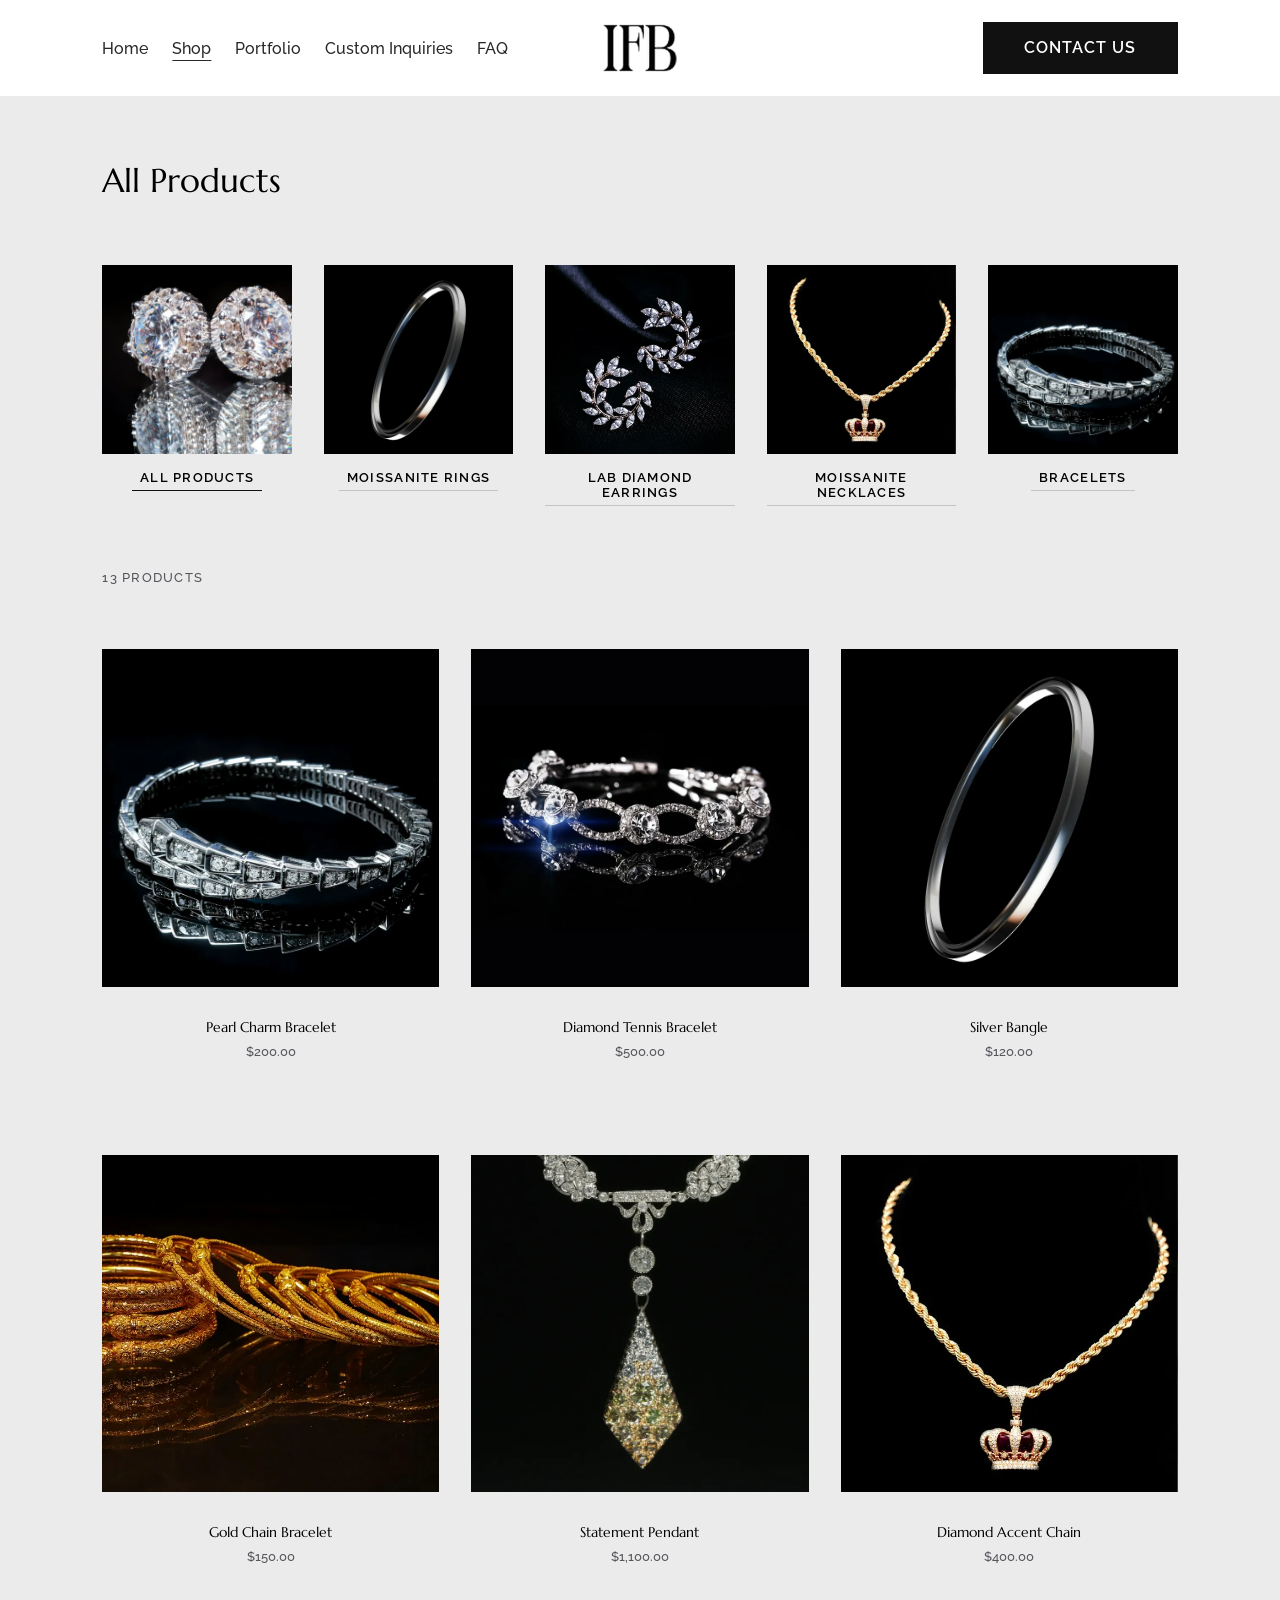
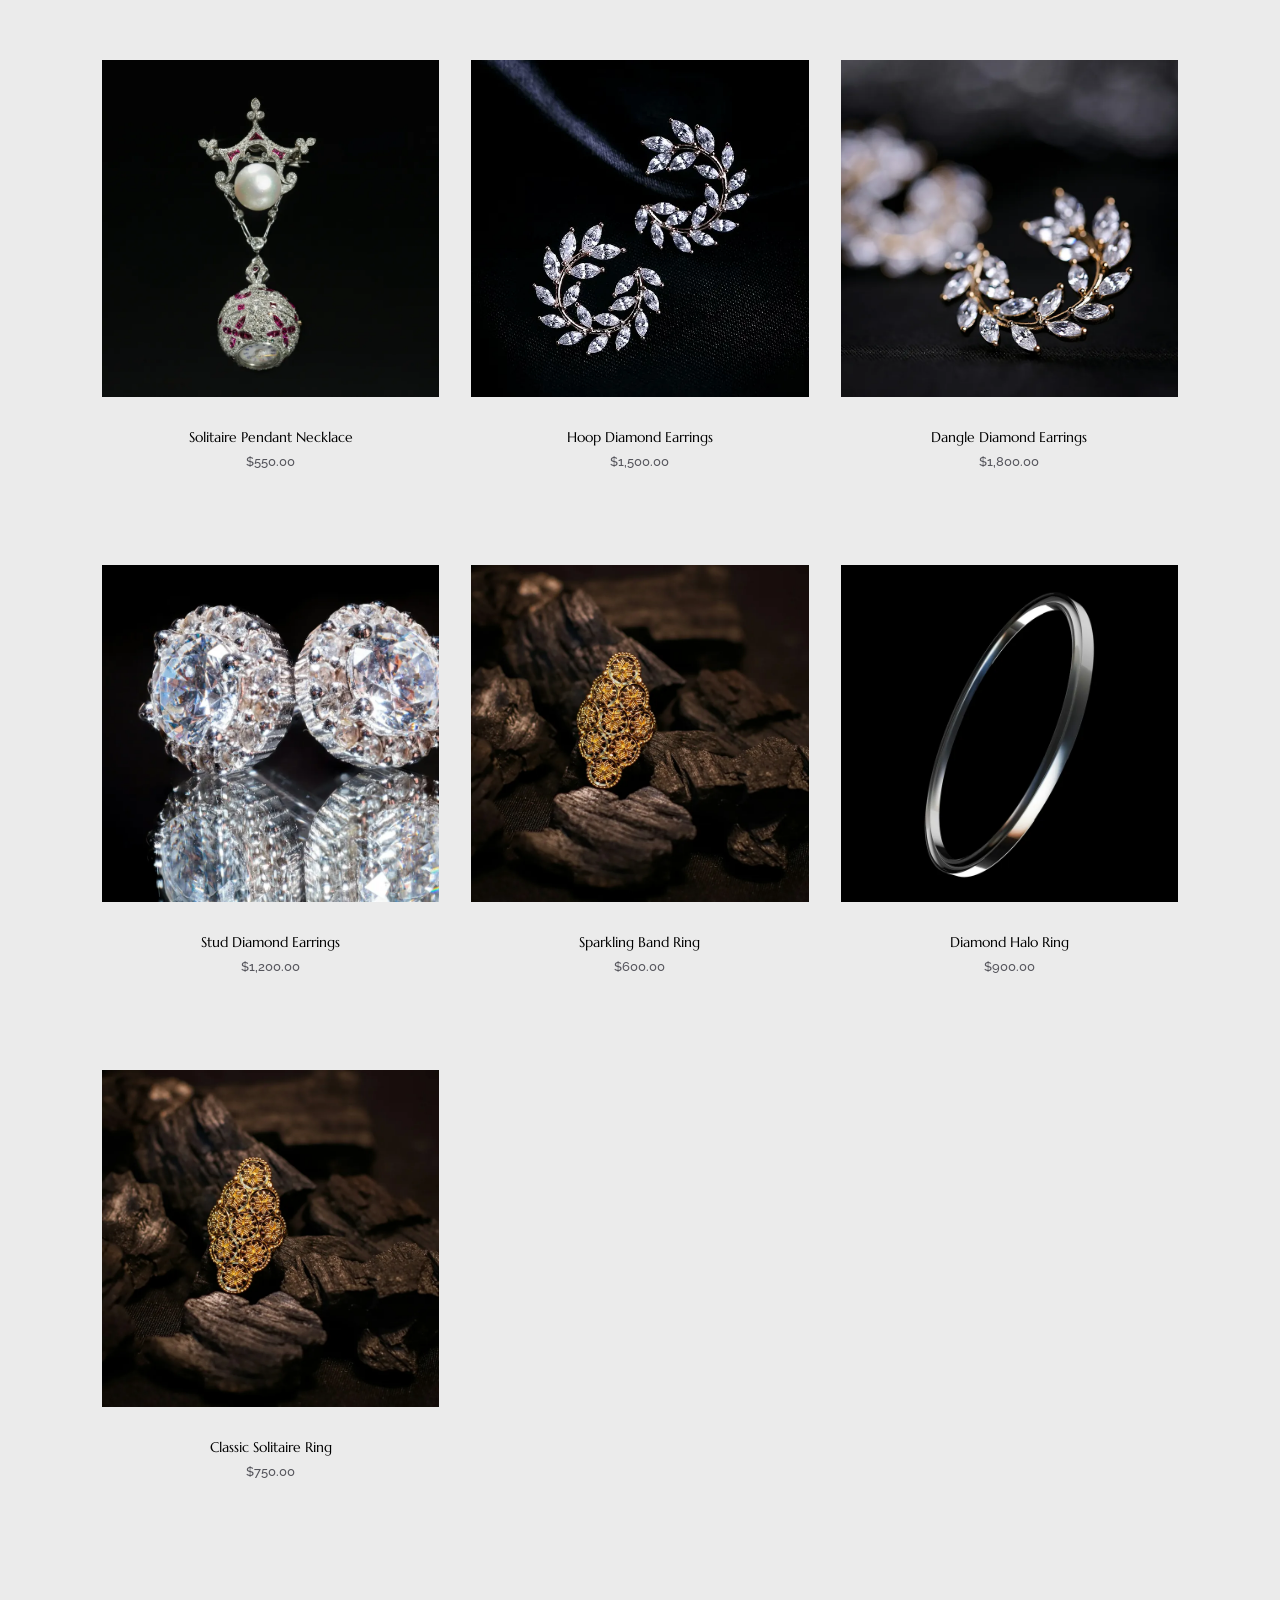
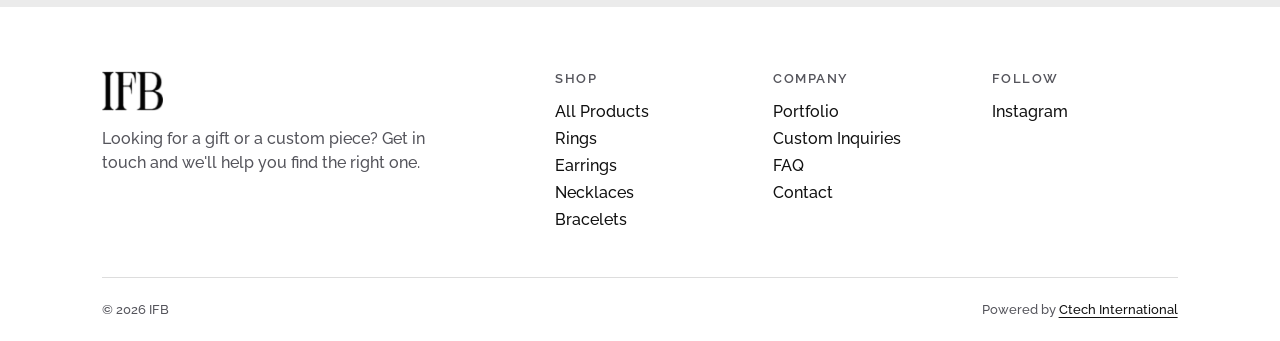
<file: shop.html>
<!doctype html>
<html lang="en">
<head>
	<meta charset="utf-8">
	<meta name="viewport" content="width=device-width, initial-scale=1">
	<title>Shop Jewelry | IFB</title>
	<meta name="description" content="Browse IFB rings, earrings, necklaces and bracelets in moissanite and lab-grown diamond.">
	<link rel="canonical" href="https://heavystinger.github.io/ifb-website/shop.html">
	<meta name="theme-color" content="#ebebeb">
	<meta property="og:type" content="website">
	<meta property="og:site_name" content="IFB">
	<meta property="og:title" content="Shop Jewelry | IFB">
	<meta property="og:description" content="Browse IFB rings, earrings, necklaces and bracelets in moissanite and lab-grown diamond.">
	<meta property="og:url" content="https://heavystinger.github.io/ifb-website/shop.html">
	<meta property="og:image" content="https://heavystinger.github.io/ifb-website/images/hero-poster.webp">
	<meta property="og:image:alt" content="IFB jewelry">
	<meta name="twitter:card" content="summary_large_image">
	<link rel="icon" href="images/favicon.ico" sizes="any">
	<link rel="preconnect" href="https://fonts.googleapis.com">
	<link rel="preconnect" href="https://fonts.gstatic.com" crossorigin>
	<link rel="preconnect" href="https://cdn.jsdelivr.net" crossorigin>
	<link rel="stylesheet" href="https://fonts.googleapis.com/css2?family=Marcellus&family=Raleway:wght@500;600&display=swap">
	<link rel="stylesheet" href="https://cdn.jsdelivr.net/npm/bootstrap-icons@1.11.3/font/bootstrap-icons.min.css">
	<link rel="stylesheet" href="styles.css">
	<script src="script.js" defer></script>
	<script src="shop.js" defer></script>
</head>
<body>
	<a class="logo" href="./">
		<img src="images/logo.webp" alt="IFB" width="268" height="176">
	</a>

	<header class="site-header" data-solid>
		<nav class="nav">
			<button class="nav__toggle" type="button" aria-expanded="false" aria-controls="nav-links">
				<i class="bi bi-list" aria-hidden="true"></i>
				<i class="bi bi-x-lg" aria-hidden="true"></i>
				<span class="sr-only">Menu</span>
			</button>
			<ul class="nav__links" id="nav-links">
				<li><a href="./">Home</a></li>
				<li class="nav__item nav__item--menu">
					<a href="shop.html" aria-current="page">Shop</a>
					<ul class="nav__submenu">
						<li><a href="shop.html">All Products</a></li>
						<li><a href="shop.html?category=rings">Rings</a></li>
						<li><a href="shop.html?category=earrings">Earrings</a></li>
						<li><a href="shop.html?category=necklaces">Necklaces</a></li>
						<li><a href="shop.html?category=bracelets">Bracelets</a></li>
					</ul>
				</li>
				<li><a href="portfolio.html">Portfolio</a></li>
				<li><a href="custom-inquiries.html">Custom Inquiries</a></li>
				<li><a href="faq.html">FAQ</a></li>
				<li class="nav__cta"><a class="btn btn--primary" href="contact.html">Contact Us</a></li>
			</ul>
		</nav>

		<div class="site-header__actions">
			<a class="btn btn--secondary" href="contact.html">Contact Us</a>
		</div>
	</header>

	<main class="shop">

		<h1 class="section-title">All Products</h1>

		<fieldset class="browse">
			<legend class="sr-only">Browse by</legend>
			<ul class="browse__list">
				<li class="browse__item">
					<input class="sr-only" type="radio" name="category" id="browse-all" value="all" checked>
					<label class="browse__tile" for="browse-all">
						<img class="browse__image" src="images/home/gifts.webp" alt="" width="600" height="600" loading="lazy" decoding="async">
						<span class="browse__label">All Products</span>
					</label>
				</li>
				<li class="browse__item">
					<input class="sr-only" type="radio" name="category" id="browse-rings" value="rings">
					<label class="browse__tile" for="browse-rings">
						<img class="browse__image" src="images/home/rings.webp" alt="" width="800" height="800" loading="lazy" decoding="async">
						<span class="browse__label">Moissanite Rings</span>
					</label>
				</li>
				<li class="browse__item">
					<input class="sr-only" type="radio" name="category" id="browse-earrings" value="earrings">
					<label class="browse__tile" for="browse-earrings">
						<img class="browse__image" src="images/categories/earrings.webp" alt="" width="600" height="600" loading="lazy" decoding="async">
						<span class="browse__label">Lab Diamond Earrings</span>
					</label>
				</li>
				<li class="browse__item">
					<input class="sr-only" type="radio" name="category" id="browse-necklaces" value="necklaces">
					<label class="browse__tile" for="browse-necklaces">
						<img class="browse__image" src="images/categories/necklaces.webp" alt="" width="600" height="600" loading="lazy" decoding="async">
						<span class="browse__label">Moissanite Necklaces</span>
					</label>
				</li>
				<li class="browse__item">
					<input class="sr-only" type="radio" name="category" id="browse-bracelets" value="bracelets">
					<label class="browse__tile" for="browse-bracelets">
						<img class="browse__image" src="images/home/bracelets.webp" alt="" width="800" height="800" loading="lazy" decoding="async">
						<span class="browse__label">Bracelets</span>
					</label>
				</li>
			</ul>
		</fieldset>

		<!-- Product pages are not built yet, so the cards are not links -->
		<ul class="shop__list">
				<li class="product" data-category="bracelets">
					<div class="product__card">
						<figure class="product__media">
							<img class="product__image" src="images/home/bracelets.webp" alt="" width="800" height="800" loading="lazy" decoding="async">
						</figure>
						<h2 class="product__name">Pearl Charm Bracelet</h2>
						<p class="product__price">$200.00</p>
					</div>
				</li>
				<li class="product" data-category="bracelets">
					<div class="product__card">
						<figure class="product__media">
							<img class="product__image" src="images/home/card-bracelets.webp" alt="" width="900" height="900" loading="lazy" decoding="async">
						</figure>
						<h2 class="product__name">Diamond Tennis Bracelet</h2>
						<p class="product__price">$500.00</p>
					</div>
				</li>
				<li class="product" data-category="bracelets">
					<div class="product__card">
						<figure class="product__media">
							<img class="product__image" src="images/home/rings.webp" alt="" width="800" height="800" loading="lazy" decoding="async">
						</figure>
						<h2 class="product__name">Silver Bangle</h2>
						<p class="product__price">$120.00</p>
					</div>
				</li>
				<li class="product" data-category="bracelets">
					<div class="product__card">
						<figure class="product__media">
							<img class="product__image" src="images/categories/bangles.webp" alt="" width="600" height="600" loading="lazy" decoding="async">
						</figure>
						<h2 class="product__name">Gold Chain Bracelet</h2>
						<p class="product__price">$150.00</p>
					</div>
				</li>
				<li class="product" data-category="necklaces">
					<div class="product__card">
						<figure class="product__media">
							<img class="product__image" src="images/home/pendants.webp" alt="" width="800" height="800" loading="lazy" decoding="async">
						</figure>
						<h2 class="product__name">Statement Pendant</h2>
						<p class="product__price">$1,100.00</p>
					</div>
				</li>
				<li class="product" data-category="necklaces">
					<div class="product__card">
						<figure class="product__media">
							<img class="product__image" src="images/categories/necklaces.webp" alt="" width="600" height="600" loading="lazy" decoding="async">
						</figure>
						<h2 class="product__name">Diamond Accent Chain</h2>
						<p class="product__price">$400.00</p>
					</div>
				</li>
				<li class="product" data-category="necklaces">
					<div class="product__card">
						<figure class="product__media">
							<img class="product__image" src="images/home/card-pendants.webp" alt="" width="900" height="900" loading="lazy" decoding="async">
						</figure>
						<h2 class="product__name">Solitaire Pendant Necklace</h2>
						<p class="product__price">$550.00</p>
					</div>
				</li>
				<li class="product" data-category="earrings">
					<div class="product__card">
						<figure class="product__media">
							<img class="product__image" src="images/categories/earrings.webp" alt="" width="600" height="600" loading="lazy" decoding="async">
						</figure>
						<h2 class="product__name">Hoop Diamond Earrings</h2>
						<p class="product__price">$1,500.00</p>
					</div>
				</li>
				<li class="product" data-category="earrings">
					<div class="product__card">
						<figure class="product__media">
							<img class="product__image" src="images/home/card-earrings.webp" alt="" width="900" height="900" loading="lazy" decoding="async">
						</figure>
						<h2 class="product__name">Dangle Diamond Earrings</h2>
						<p class="product__price">$1,800.00</p>
					</div>
				</li>
				<li class="product" data-category="earrings">
					<div class="product__card">
						<figure class="product__media">
							<img class="product__image" src="images/home/gifts.webp" alt="" width="1600" height="800" loading="lazy" decoding="async">
						</figure>
						<h2 class="product__name">Stud Diamond Earrings</h2>
						<p class="product__price">$1,200.00</p>
					</div>
				</li>
				<li class="product" data-category="rings">
					<div class="product__card">
						<figure class="product__media">
							<img class="product__image" src="images/home/card-rings.webp" alt="" width="900" height="900" loading="lazy" decoding="async">
						</figure>
						<h2 class="product__name">Sparkling Band Ring</h2>
						<p class="product__price">$600.00</p>
					</div>
				</li>
				<li class="product" data-category="rings">
					<div class="product__card">
						<figure class="product__media">
							<img class="product__image" src="images/home/rings.webp" alt="" width="800" height="800" loading="lazy" decoding="async">
						</figure>
						<h2 class="product__name">Diamond Halo Ring</h2>
						<p class="product__price">$900.00</p>
					</div>
				</li>
				<li class="product" data-category="rings">
					<div class="product__card">
						<figure class="product__media">
							<img class="product__image" src="images/home/card-rings.webp" alt="" width="900" height="900" loading="lazy" decoding="async">
						</figure>
						<h2 class="product__name">Classic Solitaire Ring</h2>
						<p class="product__price">$750.00</p>
					</div>
				</li>
		</ul>

		<p class="shop__count"></p>
	</main>

	<footer class="site-footer">
		<div class="site-footer__brand">
			<a class="site-footer__logo" href="./">
				<img src="images/logo.webp" alt="IFB" width="268" height="176">
			</a>
			<p class="site-footer__intro">Looking for a gift or a custom piece? Get in touch and we'll help you find the right one.</p>
		</div>

		<nav class="site-footer__nav" aria-label="Footer">
			<div>
				<h2 class="site-footer__heading">Shop</h2>
				<ul>
					<li><a href="shop.html">All Products</a></li>
					<li><a href="shop.html?category=rings">Rings</a></li>
					<li><a href="shop.html?category=earrings">Earrings</a></li>
					<li><a href="shop.html?category=necklaces">Necklaces</a></li>
					<li><a href="shop.html?category=bracelets">Bracelets</a></li>
				</ul>
			</div>
			<div>
				<h2 class="site-footer__heading">Company</h2>
				<ul>
					<li><a href="portfolio.html">Portfolio</a></li>
					<li><a href="custom-inquiries.html">Custom Inquiries</a></li>
					<li><a href="faq.html">FAQ</a></li>
					<li><a href="contact.html">Contact</a></li>
				</ul>
			</div>
			<div>
				<h2 class="site-footer__heading">Follow</h2>
				<ul>
					<li><a href="https://www.instagram.com/ifb.bz/" target="_blank" rel="noopener">Instagram</a></li>
				</ul>
			</div>
		</nav>

		<p class="site-footer__bottom">
			<span>&copy; 2026 IFB</span>
			<span>Powered by <a href="https://ctechintl.com" target="_blank" rel="noopener">Ctech International</a></span>
		</p>
	</footer>
</body>
</html>
</file>
<file: styles.css>
/* Mobile-first: every rule is for phones, and min-width queries add to it.
	 Breakpoints: 700px tablet, 900px desktop layouts, 1200px wider gutter, 1280px full nav bar, 1500px largest sizes. */

:root {
	--edge: clamp(1.25rem, 6vw, 6rem); /* side gutter shared by every section */

	/* Golden-ratio type scale: 1rem x 1.618^n. Only these sizes are used. */
	--fs-minus-half: 0.786rem;
	--fs-0: 1rem;
	--fs-1: 1.618rem;
	--fs-1-5: 2.058rem;
	--fs-2: 2.618rem;
	--fs-3: 4.236rem;
	--fs-4: 6.854rem;

	--space-1: 0.5rem;
	--space-2: 1rem;
	--space-3: 1.5rem;
	--space-4: 2rem;
	--space-5: 3rem;
	--space-6: 4rem;
	--space-7: 6rem;
	--space-8: 8rem;

	/* Space between sections; blocks inside a section are --space-4 apart */
	--section-gap: var(--space-7);

	--header-h: 5.5rem;

	--ink: #17171a;
	--ink-soft: #55555c;
	--text-muted: #cdc8c1;
	--prism: linear-gradient(100deg, #ffb347, #ff5e62, #d65bff, #5bc8ff); /* hover underline on links */
	--font-display: "Marcellus", Georgia, serif;
	--font-body: "Raleway", system-ui, sans-serif;
}

*,
*::before,
*::after {
	box-sizing: border-box;
}

body {
	margin: 0;
	background: #ebebeb;
	font-family: var(--font-body);
	font-size: var(--fs-0);
	font-weight: 500;
}

@media (prefers-reduced-motion: no-preference) {
	html {
		scroll-behavior: smooth;
	}
}

/* Lazy photos show a pale block until script.js marks them loaded */
img[loading="lazy"]:not(.is-loaded) {
	background: linear-gradient(100deg, #e0e0e0 30%, #f0f0f0 50%, #e0e0e0 70%) 0 0 / 200% 100%;
}

@keyframes shimmer {
	to {
		background-position: -200% 0;
	}
}

@media (prefers-reduced-motion: no-preference) {
	img[loading="lazy"]:not(.is-loaded) {
		animation: shimmer 1.4s linear infinite;
	}
}

.sr-only {
	position: absolute;
	width: 1px;
	height: 1px;
	overflow: hidden;
	clip-path: inset(50%);
	white-space: nowrap;
}

/* Buttons */

.btn {
	position: relative;
	display: inline-flex;
	align-items: center;
	justify-content: center;
	padding: 1.15em 2.6em;
	font-weight: 600;
	line-height: 1;
	letter-spacing: 0.06em;
	text-transform: uppercase;
	white-space: nowrap;
	text-decoration: none;
	overflow: hidden; /* clips the hover lines to the button */
	isolation: isolate;
}

.btn:focus-visible {
	outline: 2px solid #fff;
	outline-offset: 3px;
}

.btn--primary {
	background: #fff;
	color: #111;
	transition: background-color 0.5s ease-out;
}

.btn--primary::before,
.btn--primary::after {
	content: "";
	position: absolute;
	left: 0;
	right: 0;
	height: 3px;
	background: #111;
	transform: scaleX(0);
	transform-origin: right; /* the lines leave towards the right and arrive from the left */
	transition: transform 0.5s cubic-bezier(0.22, 1, 0.36, 1);
}

.btn--primary::before { top: 0; }
.btn--primary::after { bottom: 0; }

.btn--primary:hover {
	background: #e2e2e2;
}

.btn--primary:hover::before,
.btn--primary:hover::after {
	transform: scaleX(1);
	transform-origin: left;
}

.btn--secondary {
	color: #fff;
	transition: background-color 0.3s;
}

.btn--secondary:hover {
	background: rgba(255, 255, 255, 0.16);
}

.is-scrolled .site-header__actions .btn--secondary {
	background: #111;
	color: #fff;
}

.is-scrolled .site-header__actions .btn--secondary:hover {
	background: #3a3a42;
}

/* Header and navigation */

.site-header {
	position: fixed;
	top: 0;
	right: 0;
	left: 0;
	z-index: 1;
	display: flex;
	align-items: center;
	justify-content: flex-end;
	gap: var(--space-2);
	height: var(--header-h);
	padding-inline: var(--edge);
	color: #fff;
	transition: background-color 0.3s, color 0.3s;
}

/* Once the page has scrolled: white bar, dark foreground */
.site-header.is-scrolled {
	background: #fff;
	color: #111;
}

/* The logo sits outside the header on purpose: a blend mode cannot reach the video from inside the
   header's own stacking context. Over the transparent header the white logo shows the inverse of the
   video behind it; once the header is white it becomes the plain black logo. */
.logo {
	position: fixed;
	top: 0;
	left: var(--edge);
	z-index: 2;
	display: flex;
	align-items: center;
	height: var(--header-h);
	mix-blend-mode: difference;
}

.logo img {
	display: block;
	height: 2.5rem;
	width: auto;
	transition: filter 0.3s;
}

body:has(.is-scrolled) .logo {
	mix-blend-mode: normal;
}

body:has(.is-scrolled) .logo img {
	filter: invert(1);
}

body:has(.nav__toggle[aria-expanded="true"]) .logo {
	visibility: hidden;
}

.site-header__actions {
	display: none;
	align-items: center;
	justify-self: end;
	gap: var(--space-2);
}

.nav__toggle:focus-visible {
	outline: 2px solid currentColor;
	outline-offset: 2px;
}

.nav__toggle {
	position: relative;
	z-index: 1; /* stays above the open menu so it can close it */
	display: inline-flex;
	align-items: center;
	justify-content: center;
	width: 2.5rem;
	height: 2.5rem;
	padding: 0;
	border: 0;
	background: none;
	color: inherit;
	font-size: var(--fs-2);
	cursor: pointer;
}

/* the open menu is always dark, so its close button stays white */
.nav__toggle[aria-expanded="true"] {
	color: #fff;
}

.nav__toggle[aria-expanded="false"] .bi-x-lg,
.nav__toggle[aria-expanded="true"] .bi-list {
	display: none;
}

/* Phones: full-screen menu that slides in from the left */
.nav__links {
	position: fixed;
	top: 0;
	bottom: 0;
	left: 0;
	display: flex;
	flex-direction: column;
	align-items: center;
	justify-content: safe center;
	gap: var(--space-3);
	width: 100%;
	margin: 0;
	padding: var(--space-5) var(--space-3);
	overflow-y: auto;
	list-style: none;
	background: rgba(10, 10, 12, 0.94);
	transform: translateX(-100%);
	visibility: hidden;
	transition: transform 0.4s ease-out, visibility 0s 0.4s;
}

.nav__toggle[aria-expanded="true"] + .nav__links {
	transform: none;
	visibility: visible;
	transition: transform 0.4s ease-out;
}

body:has(.nav__toggle[aria-expanded="true"]) {
	overflow: hidden;
}

.nav__links a:not(.btn) {
	color: #fff;
	font-family: var(--font-display);
	font-size: var(--fs-1);
	text-decoration: none;
}

.nav__item {
	display: flex;
	flex-direction: column;
	align-items: center;
}

/* In the menu the shop categories sit under the Shop link */
.nav__submenu {
	display: flex;
	flex-direction: column;
	align-items: center;
	gap: var(--space-1);
	margin: 0;
	padding: var(--space-1) 0 0;
	list-style: none;
}

.nav__links .nav__submenu a:not(.btn) {
	color: var(--text-muted);
	font-family: var(--font-body);
	font-size: var(--fs-0);
}

.nav__cta {
	margin-top: var(--space-2);
}

/* Hero */

.hero {
	position: relative;
	display: flex;
	flex-direction: column;
	min-height: 100svh;
	color: #fff;
	background: #111;
	isolation: isolate;
}

.hero::before {
	content: "";
	position: absolute;
	inset: 0;
	z-index: -1;
	background: linear-gradient(to bottom, rgba(0, 0, 0, 0.75), rgba(0, 0, 0, 0.6) 55%, rgba(0, 0, 0, 0.4));
}

.hero__video {
	position: absolute;
	inset: 0;
	z-index: -2;
	width: 100%;
	height: 100%;
	object-fit: cover;
}

.hero__content {
	flex: 1;
	display: flex;
	flex-direction: column;
	justify-content: center;
	align-items: center;
	padding: 6rem var(--edge);
	text-align: center;
}

.hero__title {
	margin: 0;
	font-family: var(--font-display);
	font-size: var(--fs-2);
	font-weight: 400;
	line-height: 1.05;
	letter-spacing: -0.01em;
}

.hero__text {
	max-width: 26rem;
	margin: var(--space-2) 0 0;
	line-height: 1.5;
	color: var(--text-muted);
}

.hero__actions {
	display: flex;
	flex-direction: column;
	gap: var(--space-1);
	width: min(100%, 15rem);
	margin-top: var(--space-5);
}

.hero__actions .btn {
	width: 100%;
}

.trust {
	display: flex;
	align-items: center;
	gap: var(--space-2);
	margin: var(--space-4) 0 0;
}

.trust .bi {
	display: block;
	font-size: var(--fs-1-5);
	line-height: 1;
}

.trust .bi::before {
	display: block;
	vertical-align: 0; /* removes the icon font's baseline offset so it centres on the text */
}

.trust__text {
	display: flex;
	flex-direction: column;
	gap: 0.25rem;
}

.trust__number {
	font-family: var(--font-display);
	font-size: var(--fs-0);
	font-weight: 400;
	line-height: 1;
}

.trust__label {
	font-size: var(--fs-minus-half);
	line-height: 1;
	color: var(--text-muted);
}

/* Photo cards: full-bleed image cards for the categories, the carousel and the portfolio.
   They touch edge to edge, and the side gutter only applies on widescreens. */

.card-section {
	display: flex;
	flex-direction: column;
	gap: var(--space-5);
	padding-top: var(--section-gap);
}

.section-title {
	margin: 0;
	font-family: var(--font-display);
	font-size: var(--fs-1);
	font-weight: 400;
}

.card-section__title {
	margin-inline: var(--edge);
}

.photo-grid {
	display: grid;
	margin: 0;
	padding: 0;
	list-style: none;
}

.photo-card {
	position: relative;
	display: flex;
	flex-direction: column;
	justify-content: space-between;
	aspect-ratio: 4 / 5;
	padding: var(--space-4);
	overflow: hidden; /* clips the hover zoom */
	color: #fff;
	text-decoration: none;
	isolation: isolate;
}

.photo-card__image {
	position: absolute;
	inset: 0;
	z-index: -2;
	width: 100%;
	height: 100%;
	object-fit: cover;
}

/* Darkens the top and bottom edges so the title and button stay readable */
.photo-card::before {
	content: "";
	position: absolute;
	inset: 0;
	z-index: -1;
	background: linear-gradient(to bottom, rgba(0, 0, 0, 0.55), transparent 40%, transparent 65%, rgba(0, 0, 0, 0.5));
}

.photo-card__title {
	margin: 0;
	font-family: var(--font-display);
	font-size: var(--fs-2);
	font-weight: 400;
	line-height: 1.1;
}

.photo-card__action {
	display: flex;
	align-items: center;
	gap: var(--space-2);
	align-self: flex-end;
	padding-bottom: var(--space-1);
	border-bottom: 1px solid #fff;
	font-size: var(--fs-minus-half);
	font-weight: 600;
	letter-spacing: 0.1em;
	line-height: 1;
	text-transform: uppercase;
	white-space: nowrap;
}

.photo-card:hover .photo-card__action,
.photo-card:focus-visible .photo-card__action {
	border-image: var(--prism) 1;
}

.photo-card:hover .bi-arrow-right,
.photo-card:focus-visible .bi-arrow-right {
	transform: translateX(0.4rem);
}

@media (prefers-reduced-motion: no-preference) {
	.photo-card__image {
		transition: transform 0.8s cubic-bezier(0.22, 1, 0.36, 1);
	}

	.photo-card:hover .photo-card__image,
	.photo-card:focus-visible .photo-card__image {
		transform: scale(1.04);
	}

	.photo-card__action .bi {
		transition: transform 0.5s cubic-bezier(0.22, 1, 0.36, 1);
	}
}

.popular-gifts__image {
	display: block;
	width: 100%;
	height: auto;
	aspect-ratio: 16 / 9;
	object-fit: cover;
}

.carousel {
	display: flex;
	flex-direction: column;
	gap: var(--space-4);
}

/* The slides sit flush against each other; the track needs an explicit gap of 0 because home.js reads it */
.carousel__track {
	display: flex;
	gap: 0;
	overflow-x: auto;
	scroll-snap-type: x mandatory;
	scrollbar-width: none;
}

.carousel__track::-webkit-scrollbar {
	display: none;
}

.carousel__slide {
	flex: 0 0 100%;
	scroll-snap-align: start;
}

.carousel__controls {
	display: flex;
	justify-content: flex-end;
	gap: var(--space-1);
	margin-inline: var(--edge);
}

.carousel-btn {
	display: inline-flex;
	align-items: center;
	justify-content: center;
	width: 3rem;
	height: 3rem;
	padding: 0;
	border: 0;
	background: var(--ink);
	color: #fff;
	font-size: var(--fs-1);
	cursor: pointer;
	transition: background-color 0.3s;
}

.carousel-btn:hover {
	background: #3a3a42;
}

.carousel-btn:focus-visible {
	outline: 2px solid var(--ink);
	outline-offset: 3px;
}

@media (min-width: 700px) {
	.photo-grid {
		grid-template-columns: repeat(2, 1fr);
	}

	.photo-card {
		aspect-ratio: 1;
	}

	.popular-gifts__image {
		aspect-ratio: 21 / 9;
	}

	.carousel__slide {
		flex-basis: 50%;
	}
}

@media (min-width: 900px) {
	/* title bottom left, button bottom right */
	.photo-card {
		flex-direction: row;
		gap: var(--space-3);
		align-items: flex-end;
	}

	.photo-card__body {
		flex: 1;
		min-width: 0;
	}

	.photo-card::before {
		background: linear-gradient(to top, rgba(0, 0, 0, 0.6), transparent 45%);
	}
}

@media (min-width: 1200px) {
	.photo-grid {
		grid-template-columns: repeat(3, 1fr);
	}

	.carousel__slide {
		flex-basis: calc(100% / 3);
	}
}

@media (min-width: 1500px) {
	.card-section {
		padding-inline: var(--edge);
	}

	.card-section__title,
	.carousel__controls {
		margin-inline: 0;
	}
}

.portfolio {
	display: flex;
	flex-direction: column;
	gap: var(--space-5);
	padding: var(--section-gap) var(--edge);
}

.portfolio__list {
	display: grid;
	gap: var(--space-7) var(--space-5);
	margin: 0;
	padding: 0;
	list-style: none;
}

.portfolio-item {
	display: block;
	color: var(--ink);
	text-decoration: none;
}

.portfolio-item__media {
	margin: 0;
	overflow: hidden; /* clips the hover zoom */
}

.portfolio-item__image {
	display: block;
	width: 100%;
	height: auto;
	aspect-ratio: 1;
	object-fit: cover;
}

.portfolio-item__caption {
	display: flex;
	flex-direction: column;
	align-items: center;
	gap: var(--space-2);
	padding-top: var(--space-4);
	text-align: center;
}

.portfolio-item__title {
	margin: 0;
	font-family: var(--font-display);
	font-size: var(--fs-1);
	font-weight: 400;
	line-height: 1.15;
	letter-spacing: -0.01em;
}

.portfolio-item__text {
	max-width: 30rem;
	margin: 0;
	line-height: 1.4;
	color: var(--ink-soft);
}

.portfolio-item__link {
	margin-top: var(--space-1);
	padding-bottom: 0.4em;
	border-bottom: 1px solid var(--ink);
	font-size: var(--fs-minus-half);
	font-weight: 600;
	letter-spacing: 0.1em;
	text-transform: uppercase;
}

.portfolio-item:hover .portfolio-item__link,
.portfolio-item:focus-visible .portfolio-item__link {
	border-image: var(--prism) 1;
}

.portfolio-item:hover .portfolio-item__image,
.portfolio-item:focus-visible .portfolio-item__image {
	transform: scale(1.04);
}

@media (prefers-reduced-motion: no-preference) {
	.portfolio-item__image {
		transition: transform 0.6s cubic-bezier(0.2, 0.7, 0.2, 1);
	}
}

.site-footer {
	display: grid;
	gap: var(--space-5);
	padding: var(--space-6) var(--edge) var(--space-3);
	background: #fff;
	color: #111;
}

.site-footer a {
	color: inherit;
	text-decoration: none;
	transition: opacity 0.2s;
}

.site-footer a:hover,
.site-footer a:focus-visible {
	opacity: 0.7;
}

.site-footer__logo img {
	display: block;
	height: 2.5rem;
	width: auto;
	filter: invert(1); /* the logo file is white */
}

.site-footer__intro {
	max-width: 22rem;
	margin: var(--space-2) 0 0;
	line-height: 1.5;
	color: var(--ink-soft);
}

.site-footer__nav {
	display: grid;
	grid-template-columns: repeat(2, 1fr);
	gap: var(--space-5) var(--space-4);
}

.site-footer__heading {
	margin: 0 0 var(--space-2);
	font-size: var(--fs-minus-half);
	font-weight: 600;
	letter-spacing: 0.12em;
	text-transform: uppercase;
	color: var(--ink-soft);
}

.site-footer__nav ul {
	display: grid;
	gap: var(--space-1);
	margin: 0;
	padding: 0;
	list-style: none;
}

.site-footer__bottom {
	display: flex;
	flex-wrap: wrap;
	justify-content: space-between;
	gap: var(--space-2);
	margin: 0;
	padding-top: var(--space-3);
	border-top: 1px solid #ddd;
	font-size: var(--fs-minus-half);
	color: var(--ink-soft);
}

.site-footer__bottom a {
	color: #111;
	text-decoration: underline;
	text-underline-offset: 0.2em;
}

@media (min-width: 700px) {
	.site-footer__nav {
		grid-template-columns: repeat(3, 1fr);
	}

	.hero::before {
		background:
			linear-gradient(90deg, rgba(0, 0, 0, 0.55), rgba(0, 0, 0, 0.15) 70%),
			rgba(0, 0, 0, 0.2);
	}

	.hero__content {
		align-items: stretch;
		text-align: left;
	}

	.hero__title {
		font-size: var(--fs-3);
	}

	.section-title {
		font-size: var(--fs-2);
	}

	.portfolio__list {
		grid-template-columns: repeat(2, 1fr);
	}

	.hero__actions {
		flex-direction: row;
		flex-wrap: wrap;
		width: auto;
		margin-top: var(--space-4);
	}

	.hero__actions .btn {
		width: auto;
	}
}

@media (min-width: 900px) {
	.site-footer {
		grid-template-columns: 1fr 1.6fr;
		gap: var(--space-5) var(--space-6);
	}

	.site-footer__bottom {
		grid-column: 1 / -1;
	}

	:root {
		--section-gap: var(--space-8);
		--header-h: 6rem;
	}

	.logo img {
		height: 3rem;
	}
}

@media (min-width: 1200px) {
	:root {
		--edge: clamp(5rem, 8vw, 14rem);
	}
}

/* Full nav bar. Six links need more room than the menu button layout, so it
	 switches over later than the 900px breakpoint. Keep in sync with script.js. */
@media (min-width: 1280px) {
	.site-header {
		display: grid;
		grid-template-columns: 1fr 1fr;
	}

	.logo {
		left: 50%;
		transform: translateX(-50%);
	}

	.site-header__actions {
		display: flex;
	}

	.nav__toggle,
	.nav__cta {
		display: none;
	}

	.nav__links {
		position: static;
		flex-direction: row;
		justify-content: flex-start;
		gap: var(--space-3);
		width: auto;
		padding: 0;
		overflow: visible;
		background: none;
		transform: none;
		visibility: visible;
		transition: none;
	}

	.nav__links a:not(.btn) {
		color: inherit;
		font-family: var(--font-body);
		font-size: var(--fs-0);
		opacity: 0.9;
		transition: opacity 0.2s;
	}

	.nav__links a:not(.btn):hover,
	.nav__links a:not(.btn):focus-visible {
		opacity: 1;
	}

	/* Shop dropdown. The item's padding keeps the hover alive across the gap to the panel. */
	.nav__item--menu {
		position: relative;
		padding-block: var(--space-3);
		margin-block: calc(-1 * var(--space-3));
	}

	.nav__submenu {
		position: absolute;
		top: 100%;
		left: calc(-1 * var(--space-3));
		align-items: stretch;
		gap: 0;
		min-width: 14rem;
		padding: var(--space-1) 0;
		background: #fff;
		border: 1px solid #e3e1dd;
		opacity: 0;
		visibility: hidden;
		transform: translateY(-0.5rem);
		transition: opacity 0.25s, transform 0.25s, visibility 0s 0.25s;
	}

	.nav__item--menu:hover .nav__submenu,
	.nav__item--menu:focus-within .nav__submenu {
		opacity: 1;
		visibility: visible;
		transform: none;
		transition: opacity 0.25s, transform 0.25s;
	}

	.nav__links .nav__submenu a:not(.btn) {
		display: block;
		padding: 0.65rem var(--space-3);
		color: #111;
		opacity: 1;
		transition: background-color 0.2s;
	}

	.nav__links .nav__submenu a:not(.btn):hover,
	.nav__links .nav__submenu a:not(.btn):focus-visible {
		background: #f2f0ed;
	}
}

@media (min-width: 1500px) {
	.hero__title {
		font-size: var(--fs-4);
	}

	.portfolio__list {
		grid-template-columns: repeat(3, 1fr);
	}
}

/* Shop page */

.nav__links a[aria-current="page"] {
	text-decoration: underline;
	text-decoration-thickness: 1px;
	text-underline-offset: 0.4em;
}

.shop {
	counter-reset: shown;
	display: flex;
	flex-direction: column;
	gap: var(--space-6);
	padding: calc(var(--header-h) + var(--space-6)) var(--edge) var(--section-gap);
}

.browse {
	min-width: 0;
	margin: 0;
	padding: 0;
	border: 0;
}

.browse__list {
	display: grid;
	grid-template-columns: repeat(auto-fit, minmax(5.5rem, 1fr));
	gap: var(--space-4);
	margin: 0;
	padding: 0;
	list-style: none;
}

.browse__tile {
	display: block;
	cursor: pointer;
}

.browse__image {
	display: block;
	width: 100%;
	height: auto;
	aspect-ratio: 1;
	object-fit: cover;
}

.browse__label {
	display: block;
	width: fit-content;
	margin: var(--space-2) auto 0;
	padding: 0 var(--space-1) 0.4em;
	border-bottom: 1px solid #c4c4c8;
	font-size: var(--fs-minus-half);
	font-weight: 600;
	letter-spacing: 0.1em;
	text-align: center;
	text-transform: uppercase;
}

.browse__item input:checked + .browse__tile .browse__label {
	border-bottom-color: #111;
}

.browse__item input:focus-visible + .browse__tile {
	outline: 2px solid var(--ink);
	outline-offset: 4px;
}

/* The category tiles filter the list: no script, just :has() on the checked radio */
.shop:has(#browse-rings:checked) .product:not([data-category="rings"]),
.shop:has(#browse-earrings:checked) .product:not([data-category="earrings"]),
.shop:has(#browse-necklaces:checked) .product:not([data-category="necklaces"]),
.shop:has(#browse-bracelets:checked) .product:not([data-category="bracelets"]) {
	display: none;
}

/* The count sits after the list in the source (so the counter has seen every visible product)
	 and is moved above it with order */
.shop__count {
	order: 1;
	margin: 0;
	font-size: var(--fs-minus-half);
	letter-spacing: 0.1em;
	text-transform: uppercase;
	color: var(--ink-soft);
}

.shop__count::before {
	content: counter(shown) " products";
}

.shop__list {
	order: 2;
	display: grid;
	grid-template-columns: repeat(2, 1fr);
	gap: var(--space-7) var(--space-4);
	margin: 0;
	padding: 0;
	list-style: none;
}

.product {
	counter-increment: shown;
}

.product__card {
	text-align: center;
}

.product__media {
	margin: 0;
	background: #f4f1ec;
}

.product__image {
	display: block;
	width: 100%;
	height: auto;
	aspect-ratio: 1;
	object-fit: cover;
}

.product__name {
	margin: var(--space-4) 0 0;
	font-family: var(--font-display);
	font-size: var(--fs-0);
	font-weight: 400;
	line-height: 1.2;
}

.product__price {
	margin: var(--space-1) 0 0;
	font-size: var(--fs-minus-half);
	color: var(--ink-soft);
}

@media (min-width: 700px) {
	.shop__list {
		grid-template-columns: repeat(3, 1fr);
	}
}

@media (min-width: 1500px) {
	.shop__list {
		grid-template-columns: repeat(4, 1fr);
	}
}

/* Portfolio and custom inquiries pages */

.btn--dark {
	background: #111;
	color: #fff;
	transition: background-color 0.3s;
}

.btn--dark:hover {
	background: #3a3a42;
}

.btn--dark:focus-visible {
	outline-color: #111;
}

.text-link {
	display: inline-block;
	padding-bottom: 0.4em;
	border-bottom: 1px solid var(--ink);
	color: var(--ink);
	font-size: var(--fs-minus-half);
	font-weight: 600;
	letter-spacing: 0.1em;
	text-decoration: none;
	text-transform: uppercase;
}

.text-link:hover,
.text-link:focus-visible {
	border-image: var(--prism) 1;
}

.page {
	display: flex;
	flex-direction: column;
	gap: var(--space-7);
	padding: calc(var(--space-7) + var(--space-3)) 0 var(--section-gap);
}

/* Pages that open with a title: the title sits close to its content, which keeps the larger gap between sections */
.page--titled {
	gap: var(--space-4);
}

.page__sections {
	display: flex;
	flex-direction: column;
	gap: var(--space-7);
}

.page__intro {
	display: flex;
	flex-direction: column;
	gap: var(--space-4);
	padding-inline: var(--edge);
}

.project {
	display: grid;
	gap: var(--space-4);
	padding-inline: var(--edge);
	scroll-margin-top: var(--space-7); /* keeps the heading clear of the fixed header */
}

.project__media {
	margin: 0;
}

.project__image {
	display: block;
	width: 100%;
	height: auto;
	aspect-ratio: 1;
	object-fit: cover;
}

.project__body {
	display: flex;
	flex-direction: column;
	align-items: flex-start;
	justify-content: center;
	gap: var(--space-3);
}

.project__title {
	margin: 0;
	font-family: var(--font-display);
	font-size: var(--fs-1);
	font-weight: 400;
	line-height: 1.15;
	letter-spacing: -0.01em;
}

.project__text {
	max-width: 32rem;
	margin: 0;
	line-height: 1.5;
	color: var(--ink-soft);
}

.consult {
	display: grid;
	gap: var(--space-5);
	padding-inline: var(--edge);
}

.consult__body {
	display: flex;
	flex-direction: column;
	align-items: flex-start;
	justify-content: center;
	gap: var(--space-4);
}

.consult__text {
	max-width: 28rem;
	margin: 0;
	line-height: 1.5;
	color: var(--ink-soft);
}

.consult__text a,
.faq__answer a {
	color: var(--ink);
	text-decoration: underline;
	text-underline-offset: 0.2em;
}

.consult__media {
	margin: 0;
}

.consult__image {
	display: block;
	width: 100%;
	height: auto;
	aspect-ratio: 1;
	object-fit: cover;
}

.steps {
	display: flex;
	flex-direction: column;
	gap: var(--space-4);
	padding-inline: var(--edge);
}

.steps__list {
	display: grid;
	gap: var(--space-5);
	margin: 0;
	padding: 0;
	list-style: none;
}

.steps__item {
	padding-top: var(--space-3);
	border-top: 1px solid var(--ink);
}

.steps__title {
	margin: 0;
	font-family: var(--font-display);
	font-size: var(--fs-1);
	font-weight: 400;
	line-height: 1.15;
}

.steps__text {
	max-width: 28rem;
	margin: var(--space-2) 0 0;
	line-height: 1.5;
	color: var(--ink-soft);
}

@media (min-width: 900px) {
	.project {
		grid-template-columns: 1.2fr 1fr;
		align-items: center;
		gap: var(--space-6);
	}

	.project:nth-of-type(even) .project__media {
		order: 2;
	}

	.consult {
		grid-template-columns: 1fr 1fr;
		align-items: center;
		gap: var(--space-6);
	}

	.steps__list {
		grid-template-columns: repeat(3, 1fr);
		gap: var(--space-4);
	}
}

/* Inquiry form */

.inquiry__panel {
	align-self: stretch;
}

.form {
	display: flex;
	flex-direction: column;
	gap: var(--space-4);
}

/* display on these two would otherwise beat the hidden attribute */
.form[hidden],
.inquiry__success[hidden] {
	display: none;
}

.form__status {
	margin: 0;
	padding: var(--space-2) var(--space-3);
	border: 1px solid #b3261e;
	background: #fff;
	color: #b3261e;
}

.form__submit {
	align-self: flex-start;
	font-family: inherit;
	font-size: inherit;
}

.field {
	display: flex;
	flex-direction: column;
}

.field__label {
	margin-bottom: var(--space-1);
	font-size: var(--fs-minus-half);
	font-weight: 600;
	letter-spacing: 0.1em;
	text-transform: uppercase;
}

.field__optional {
	color: var(--ink-soft);
	font-weight: 500;
	letter-spacing: 0;
	text-transform: none;
}

.field__required {
	color: #b3261e;
	font-size: var(--fs-0);
}

.field__control,
.field__select {
	width: 100%;
	padding: 0.9rem 1rem;
	border: 1px solid #b9b5ae;
	border-radius: 0;
	background: #fff;
	color: #111;
	font: inherit;
}

/* The country code sits beside the number; long country names are cut short in the closed select */
.field__phone {
	display: flex;
	gap: var(--space-1);
}

.field__select {
	flex: 0 0 9rem;
	width: 9rem;
	padding-inline: 0.75rem;
	text-overflow: ellipsis;
}

.field__phone .field__control {
	flex: 1;
	min-width: 0;
}

textarea.field__control {
	min-height: 9rem;
	resize: vertical;
}

.field__control:focus,
.field__select:focus {
	border-color: #111;
	outline: 1px solid #111;
}

.field.is-invalid .field__control {
	border-color: #b3261e;
}

.field.is-invalid .field__control:focus {
	outline-color: #b3261e;
}

/* The error row grows from zero height, so the fields below slide down instead of jumping */
.field__error {
	display: grid;
	grid-template-rows: 0fr;
	margin: 0;
	color: #b3261e;
	font-size: var(--fs-minus-half);
	visibility: hidden;
}

.field__error span {
	min-height: 0;
	overflow: hidden;
	line-height: 2; /* spaces the text from the field; padding would stop the row collapsing to zero */
	opacity: 0;
}

.field.is-invalid .field__error {
	grid-template-rows: 1fr;
	visibility: visible;
}

.field.is-invalid .field__error span {
	opacity: 1;
}

.btn__spinner {
	position: absolute;
	width: 1.1em;
	height: 1.1em;
	border: 2px solid rgba(255, 255, 255, 0.3);
	border-top-color: #fff;
	border-radius: 50%;
	opacity: 0;
}

.form__submit.is-loading {
	cursor: progress;
}

.form__submit.is-loading .btn__label {
	opacity: 0;
}

.form__submit.is-loading .btn__spinner {
	opacity: 1;
	animation: spin 0.8s linear infinite;
}

.inquiry__success {
	display: flex;
	flex-direction: column;
	align-items: flex-start;
	gap: var(--space-3);
	padding: var(--space-5) var(--space-4);
	border: 1px solid var(--ink);
	background: #fff;
}

.inquiry__success:focus {
	outline: none;
}

.inquiry__tick {
	display: grid;
	place-items: center;
	width: 3.5rem;
	height: 3.5rem;
	border: 1px solid var(--ink);
	font-size: var(--fs-1);
}

.inquiry__success-title {
	margin: 0;
	font-family: var(--font-display);
	font-size: var(--fs-1);
	font-weight: 400;
	line-height: 1.15;
}

@keyframes spin {
	to { transform: rotate(1turn); }
}

@keyframes rise {
	from {
		opacity: 0;
		transform: translateY(1rem);
	}
}

@keyframes pop {
	from {
		opacity: 0;
		transform: scale(0.6);
	}
}

@media (prefers-reduced-motion: no-preference) {
	.field__control,
	.field__select {
		transition: border-color 0.25s;
	}

	.field__error {
		transition: grid-template-rows 0.3s ease, visibility 0s 0.3s;
	}

	.field.is-invalid .field__error {
		transition: grid-template-rows 0.3s ease;
	}

	.field__error span {
		transition: opacity 0.3s;
	}

	.btn__label,
	.btn__spinner {
		transition: opacity 0.2s;
	}

	.form__status {
		animation: rise 0.4s ease-out;
	}

	.inquiry__success {
		animation: rise 0.6s ease-out;
	}

	.inquiry__tick {
		animation: pop 0.5s 0.2s backwards cubic-bezier(0.2, 0.9, 0.3, 1.4);
	}
}

/* FAQ */

.faq {
	display: grid;
	gap: var(--space-3);
	margin-inline: var(--edge);
	padding-top: var(--space-3);
	border-top: 1px solid var(--ink);
}

.faq__heading {
	margin: 0;
	font-family: var(--font-display);
	font-size: var(--fs-1);
	font-weight: 400;
	line-height: 1.15;
}

.faq__item {
	border-bottom: 1px solid #c9c5be;
}

.faq__question {
	display: flex;
	align-items: center;
	justify-content: space-between;
	gap: var(--space-3);
	padding: var(--space-3) 0;
	font-weight: 600;
	line-height: 1.4;
	list-style: none;
	cursor: pointer;
}

.faq__question::-webkit-details-marker {
	display: none;
}

.faq__question:focus-visible {
	outline: 2px solid #111;
	outline-offset: 2px;
}

.faq__icon {
	flex-shrink: 0;
}

.faq__item[open] .faq__icon {
	transform: rotate(45deg);
}

.faq__answer {
	max-width: 40rem;
	margin: 0;
	padding-bottom: var(--space-3);
	line-height: 1.5;
	color: var(--ink-soft);
}

.faq__more {
	display: flex;
	flex-wrap: wrap;
	align-items: center;
	gap: var(--space-2) var(--space-3);
	margin: 0 var(--edge);
	color: var(--ink-soft);
}

@media (prefers-reduced-motion: no-preference) {
	.faq__icon {
		transition: transform 0.3s;
	}

	.faq__item[open] .faq__answer {
		animation: rise 0.4s ease-out;
	}
}

@media (min-width: 900px) {
	.faq {
		grid-template-columns: 1fr 2fr;
		gap: var(--space-6);
	}
}

/* Home page: a smaller type scale, and more room between sections. The tokens are reset on the
   main element only, so the header, the footer and the other pages keep the full-size scale. */
.home main,
.shop,
.page--compact {
	--fs-0: 0.886rem;
	--fs-1: 1.272rem;
	--fs-2: 2.058rem;
	--fs-3: 3.33rem;
	--fs-4: 4.236rem;
	--section-gap: var(--space-8);
	font-size: var(--fs-0);
}

.page--compact {
	gap: var(--space-5);
	padding-top: calc(var(--header-h) + var(--space-6));
}

.page--compact .page__sections {
	gap: var(--space-8);
}

.page--compact .project {
	gap: var(--space-5);
}

.page--compact .project__body {
	gap: var(--space-4);
}

/* Pages without a title block (custom inquiries): the sections are a full 8rem apart */
.page--compact:not(.page--titled) {
	gap: var(--space-8);
}

.page--compact .consult {
	gap: var(--space-6);
}

.page--compact .consult__body,
.page--compact .form {
	gap: var(--space-5);
}

.page--compact .steps {
	gap: var(--space-5);
}

.page--compact .steps__list {
	gap: var(--space-6);
}

.page--compact .steps__item {
	padding-top: var(--space-4);
}

.page--compact .faq {
	gap: var(--space-4);
	padding-top: var(--space-4);
}

.page--compact .faq__question {
	padding-block: var(--space-4);
}

.page--compact .faq__answer {
	padding-bottom: var(--space-4);
}

/* Form fields stay at 16px, because smaller text makes iOS zoom in when a field is focused */
.page--compact .field__control,
.page--compact .field__select {
	font-size: 1rem;
}

@media (min-width: 900px) {
	.home main {
		--section-gap: calc(var(--space-8) * 1.5);
	}

	.page--compact .project {
		gap: var(--space-7);
	}

	.page--compact .consult {
		gap: var(--space-7);
	}

	.page--compact .faq {
		gap: var(--space-7);
	}
}
</file>
